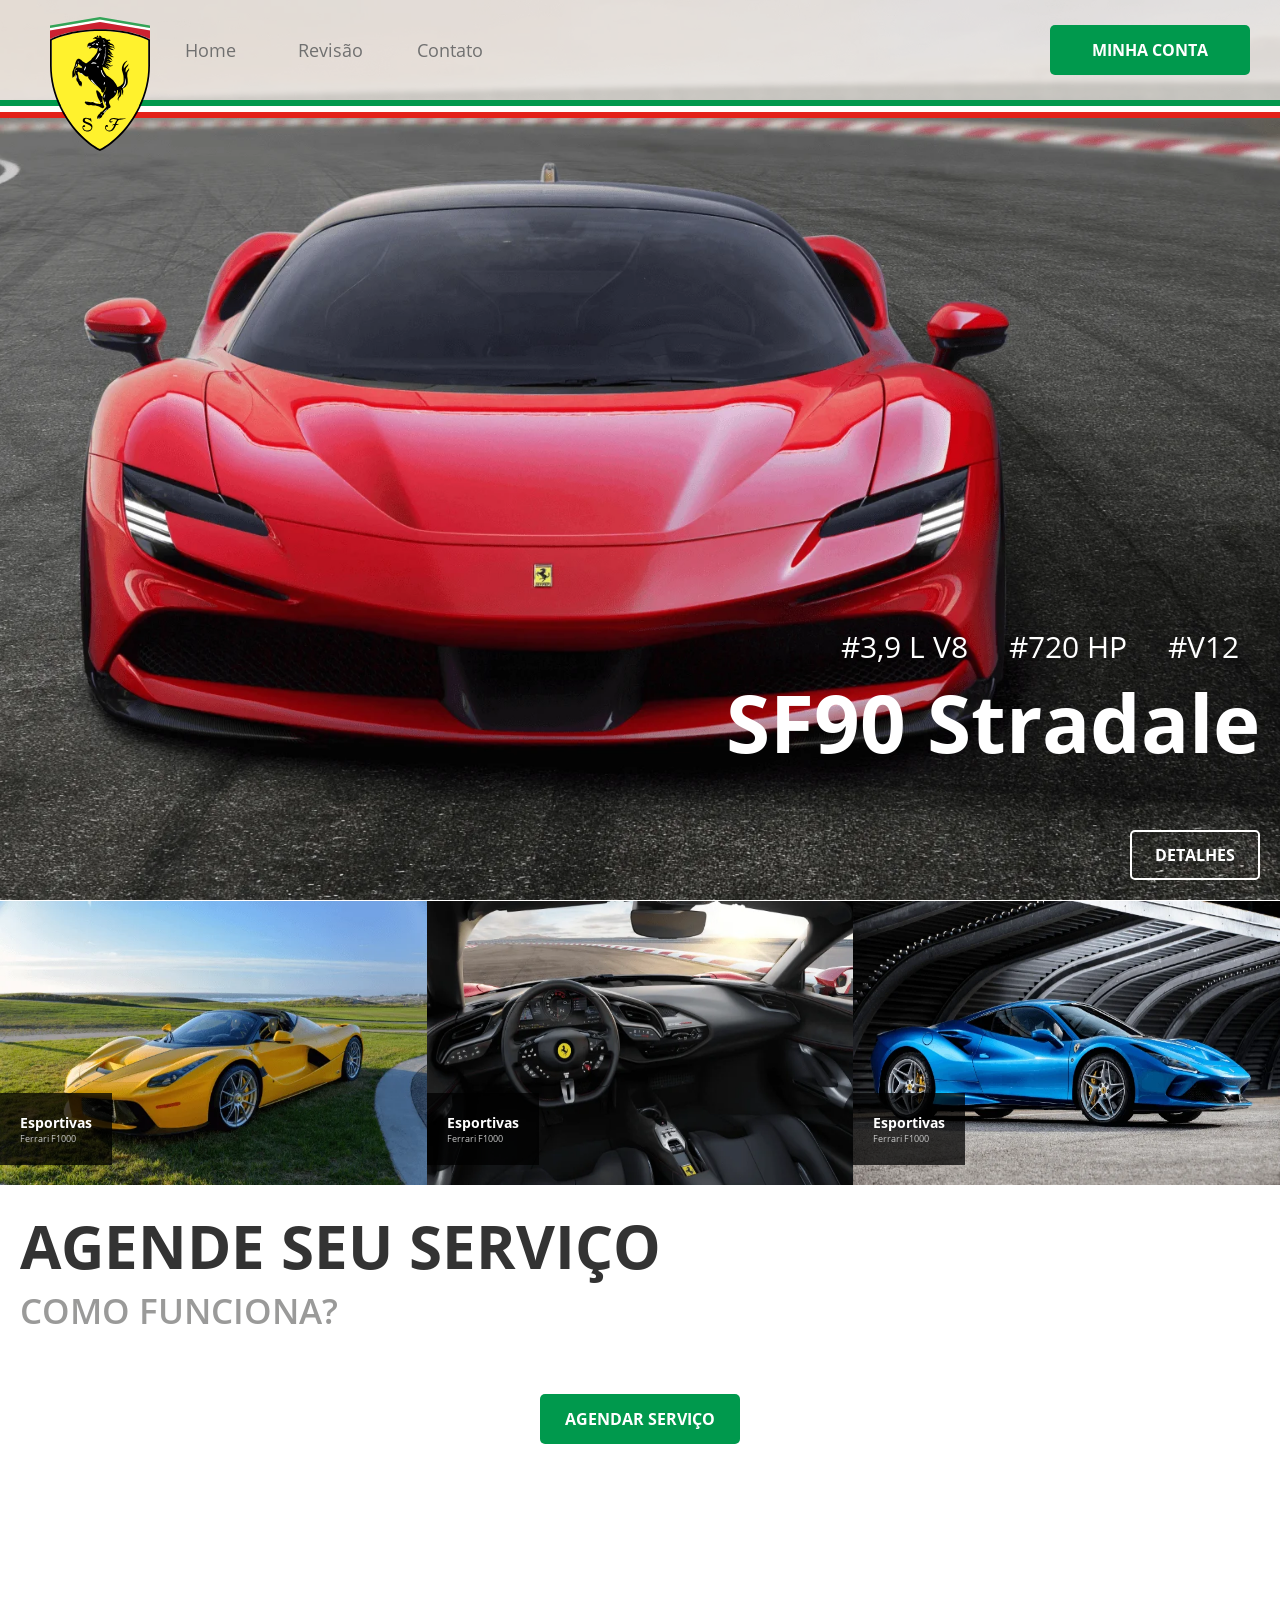
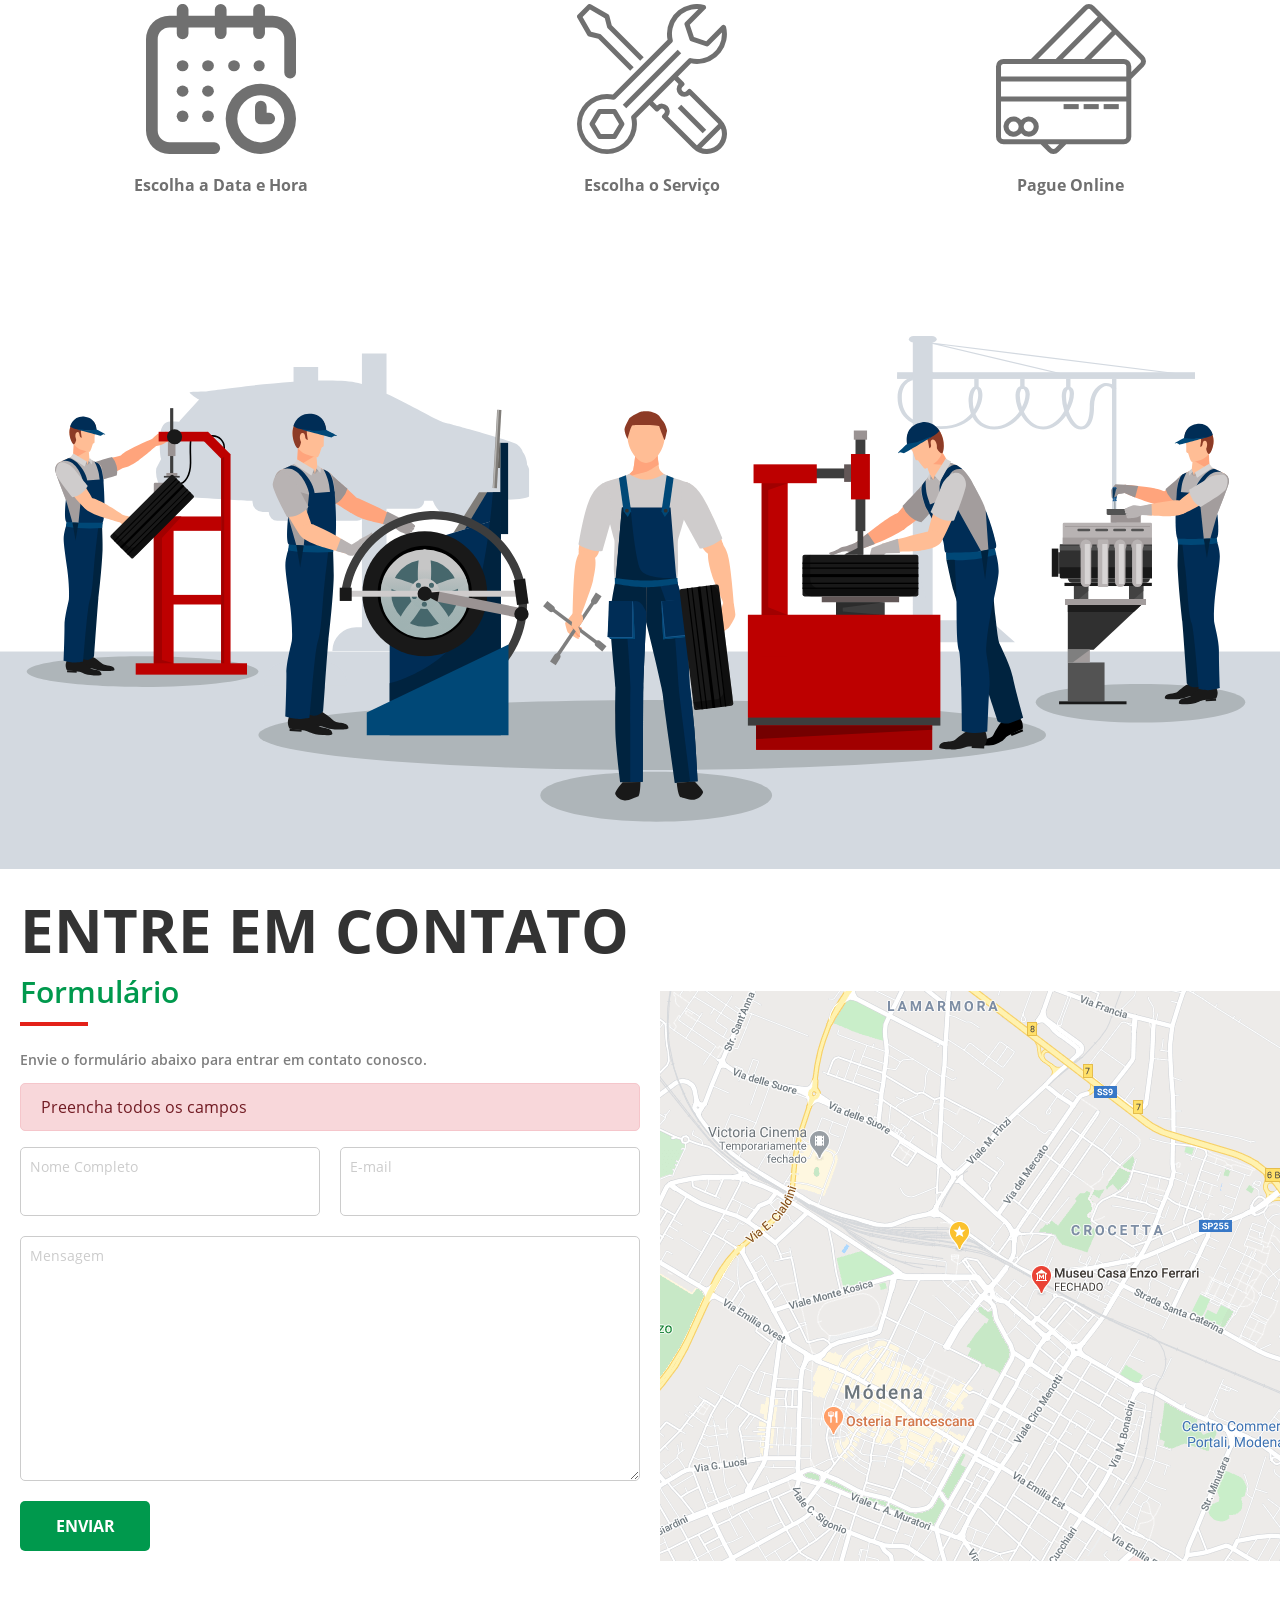
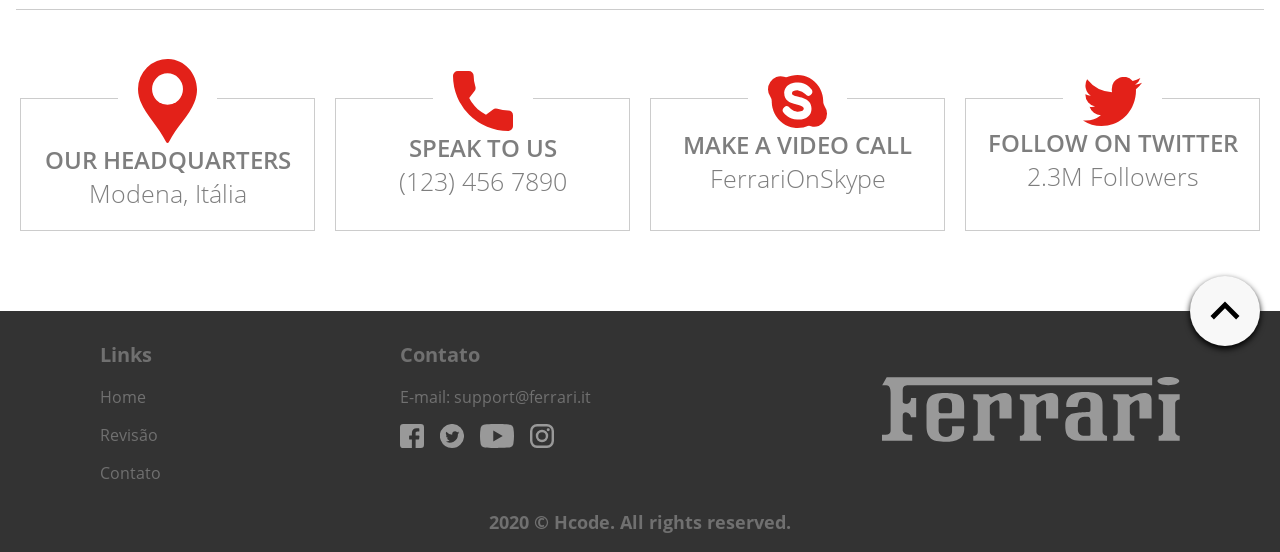
<file: index.html>
<!DOCTYPE html>
<html lang="pt-br">
<head>
    <meta charset="UTF-8"/>
    <meta name="viewport" content="width=device-width, initial-scale=1.0"/>
    <title>Ferrari - Hcode Lab</title>
    <link rel="apple-touch-icon" sizes="57x57" href="assets/images/apple-icon-57x57.png"/>
    <link rel="apple-touch-icon" sizes="60x60" href="assets/images/apple-icon-60x60.png"/>
    <link rel="apple-touch-icon" sizes="72x72" href="assets/images/apple-icon-72x72.png"/>
    <link rel="apple-touch-icon" sizes="76x76" href="assets/images/apple-icon-76x76.png"/>
    <link rel="apple-touch-icon" sizes="114x114" href="assets/images/apple-icon-114x114.png"/>
    <link rel="apple-touch-icon" sizes="120x120" href="assets/images/apple-icon-120x120.png"/>
    <link rel="apple-touch-icon" sizes="144x144" href="assets/images/apple-icon-144x144.png"/>
    <link rel="apple-touch-icon" sizes="152x152" href="assets/images/apple-icon-152x152.png"/>
    <link rel="apple-touch-icon" sizes="180x180" href="assets/images/apple-icon-180x180.png"/>
    <link rel="icon" type="image/png" sizes="192x192"  href="assets/images/android-icon-192x192.png"/>
    <link rel="icon" type="image/png" sizes="32x32" href="assets/images/favicon-32x32.png"/>
    <link rel="icon" type="image/png" sizes="96x96" href="assets/images/favicon-96x96.png"/>
    <link rel="icon" type="image/png" sizes="16x16" href="assets/images/favicon-16x16.png"/>
    <link rel="manifest" href="manifest.json"/>
    <meta name="msapplication-TileColor" content="#E1DEDD"/>
    <meta name="msapplication-TileImage" content="assets/images/ms-icon-144x144.png"/>
    <meta name="theme-color" content="#E1DEDD"/>
    <meta name="description" content="Conheça a Ferrari Auto Center" />
    <link rel="preload" href="assets/css/main.css" as="style" />
    <link rel="stylesheet" href="assets/css/main.css" />
</head>
<body>
    
    <header id="header">

        <div class="overlay" data-close ="menu"></div>
        <a href="index.html#home"><img src="assets/images/ferrari-logo.svg" class="logo" alt="Logo Ferrari" /></a>
        <button type="button" id="btn-open" aria-label="Abrir Menu">
            <svg id="menu-black-18dp" xmlns="http://www.w3.org/2000/svg" width="32" height="32" viewBox="0 0 32 32">
                <path id="Caminho_215" data-name="Caminho 215" d="M0,0H32V32H0Z" fill="none"/>
                <path id="Caminho_216" data-name="Caminho 216" d="M3,18H29V16H3Zm0-5H29V11H3ZM3,6V8H29V6Z" transform="translate(0 4)"/>
            </svg>
        </button>
        <div class="menu">
            <nav>
                <button type="button" id="btn-close" data-close ="menu" aria-label="Fechar Menu">
                    <svg xmlns="http://www.w3.org/2000/svg" width="24" height="24" viewBox="0 0 24 24"><path d="M0,0H24V24H0Z" fill="none"/><path d="M19,6.41,17.59,5,12,10.59,6.41,5,5,6.41,10.59,12,5,17.59,6.41,19,12,13.41,17.59,19,19,17.59,13.41,12Z"/></svg>
                </button>
                <ul>
                    <li><a href="index.html#home">Home</a></li>
                    <li><a href="index.html#service">Revisão</a></li>
                    <li><a href="index.html#contact">Contato</a></li>
                    <li class="divider"><hr /></li>
                    <li class="hide-guest"><a href="schedules.html">Agendamentos</a></li>
                    <li class="hide-guest"><a href="profile.html">Editar Dados</a></li>
                    <li class="hide-guest"><a href="change-photo.html">Mudar Foto</a></li>
                    <li class="hide-guest"><a href="change-password.html">Alterar Senha</a></li>
                </ul>
            </nav>
            <div class="footer">
                <hr />
                <div>
                    <picture>
                        <a href="profile.html"><img src="assets/images/user.png" alt="João Rangel" /></a>
                    </picture>
                    <div>
                        <a href="profile.html">
                            <strong>João Rangel</strong>
                            <small>joaohcrangel@gmail.com</small>
                        </a>
                    </div>
                    <button type="button">
                        <svg xmlns="http://www.w3.org/2000/svg" width="24" height="24" viewBox="0 0 24 24"><path d="M0,0H24V24H0Z" fill="none"/><path d="M10.09,15.59,11.5,17l5-5-5-5L10.09,8.41,12.67,11H3v2h9.67ZM19,3H5A2,2,0,0,0,3,5V9H5V5H19V19H5V15H3v4a2,2,0,0,0,2,2H19a2.006,2.006,0,0,0,2-2V5A2.006,2.006,0,0,0,19,3Z" fill="#333"/></svg>
                    </button>
                </div>
                <a href="auth.html" class="btn-register">Minha Conta</a>
            </div>
        </div>
        <hr class="italy" />
    </header>

    <main id="home">

        <header>
            
            <ul>
                <li>#3,9 L V8</li>
                <li>#720 HP</li>
                <li>#V12</li>
            </ul>
            <h1>SF90 Stradale</h1>
            <a href="#home">Detalhes</a>

        </header>

        <section class="gallery">

            <figure>
                <picture>
                    <source srcset="assets/images/ferrari-amarela.webp" type="image/webp" />
                    <img src="assets/images/ferrari-amarela.png" alt="Ferrari Amarela"  />
                </picture>
                <figcaption>
                    <h2>Esportivas</h2>
                    <p>Ferrari F1000</p>
                </figcaption>
            </figure>

            <figure>
                <picture>
                    <source srcset="assets/images/ferrari-interior.webp" type="image/webp" />
                    <img src="assets/images/ferrari-interior.png" alt="Ferrari Interior"  />
                </picture>
                <figcaption>
                    <h2>Esportivas</h2>
                    <p>Ferrari F1000</p>
                </figcaption>
            </figure>

            <figure>
                <picture>
                    <source srcset="assets/images/ferrari-azul.webp" type="image/webp" />
                    <img src="assets/images/ferrari-azul.png" alt="Ferrari Azul"  />
                </picture>
                <figcaption>
                    <h2>Esportivas</h2>
                    <p>Ferrari F1000</p>
                </figcaption>
            </figure>

        </section>

        <section id="service">

            <h2>Agende seu Serviço<small>Como Funciona?</small></h2>

            <div>

                <div class="icons">

                    <figure>
                        <img src="assets/images/calendar.svg" alt="Escolha a Data e Hora" />
                        <figcaption>Escolha a Data e Hora</figcaption>
                    </figure>

                    <figure>
                        <img src="assets/images/tools.svg" alt="Escolha o Serviço" />
                        <figcaption>Escolha o Serviço</figcaption>
                    </figure>

                    <figure>
                        <img src="assets/images/payments.svg" alt="Pague Online" />
                        <figcaption>Pague Online</figcaption>
                    </figure>

                </div>

                <a href="schedules-new.html">Agendar Serviço</a>

            </div>

            <img src="assets/images/services.svg" alt="Serviços" />

        </section>

        <section id="contact">
            <h2>Entre em Contato</h2>

            <section>

                <form>

                    <header class="page-title">
                        <h2>Formulário</h2>
                        <hr />
                    </header>

                    <p>Envie o formulário abaixo para entrar em contato conosco.</p>

                    <div class="alert danger">
                        Preencha todos os campos
                    </div>

                    <div class="fields">

                        <div class="field">
                            <input type="text" name="name" id="name"/>
                            <label for="name">Nome Completo</label>
                        </div>

                        <div class="field">
                            <input type="email" name="email" id="email"/>
                            <label for="email">E-mail</label>
                        </div>

                    </div>

                    <div class="field">
                        <textarea name="message" id="message"></textarea>
                        <label for="message">Mensagem</label>
                    </div>

                    <div class="actions">
                        <button type="submit">Enviar</button>
                    </div>

                </form>

                <div id="map"></div>

            </section>

            <hr class="divider" />

            <ul class="contacts">
                <li>
                    <img src="assets/images/icon-google-place.svg" alt="Icon"/>
                    <p class="title">OUR HEADQUARTERS</p>
                    <p>Modena, Itália</p>
                </li>
                <li>
                    <img src="assets/images/icon-phone.svg" alt="Icon"/>
                    <p class="title">SPEAK TO US</p>
                    <p>(123) 456 7890</p>
                </li>
                <li>
                    <img src="assets/images/icon-skype.svg" alt="Icon"/>
                    <p class="title">MAKE A VIDEO CALL</p>
                    <p>FerrariOnSkype</p>
                </li>
                <li>
                    <img src="assets/images/icon-twitter.svg" alt="Icon"/>
                    <p class="title">FOLLOW ON TWITTER</p>
                    <p>2.3M Followers</p>
                </li>
            </ul>

        </section>

    </main>

    <footer id="footer">

        <button type="button" aria-label="Ir para o Topo">
            <svg xmlns="http://www.w3.org/2000/svg" width="64.317" height="64.317" viewBox="0 0 64.317 64.317"><path d="M0,0H64.317V64.317H0Z" fill="none"/><path d="M9.779,27.858l12.3-12.274,12.3,12.274,3.779-3.779L22.079,8,6,24.079Z" transform="translate(10.079 13.439)"/></svg>
        </button>
        <div class="columns">
            <div>
                <ul class="links">
                    <li class="title">Links</li>
                    <li><a href="#">Home</a></li>
                    <li><a href="#">Revisão</a></li>
                    <li><a href="#">Contato</a></li>
                </ul>
                <ul>
                    <li class="title">Contato</li>
                    <li>E-mail:&nbsp;<a href="mailto:support@ferrari.it">support@ferrari.it</a></li>
                    <li class="social">
                        <a href="#"><img src="assets/images/facebook.svg" alt="Facebook" /></a>
                        <a href="#"><img src="assets/images/twitter.svg" alt="Twitter" /></a>
                        <a href="#"><img src="assets/images/youtube.svg" alt="Youtube" /></a>
                        <a href="#"><img src="assets/images/instagram.svg" alt="Instagram" /></a>
                    </li>
                </ul>
            </div>
            <a href="#" class="logo">
                <svg xmlns="http://www.w3.org/2000/svg" width="297.709" height="64.725" viewBox="0 0 297.709 64.725"><defs><style>.a{opacity:0.5;}.b{fill:#fff;fill-rule:evenodd;}</style></defs><g class="a" transform="translate(-2.792 -76.071)"><path class="b" d="M2.792,139.8V133.59H6.244c1.725,0,5.178-.345,5.178-4.487V91.825c0-2.244-.173-7.594-4.487-7.594H2.965l4.487-7.939h265.5v7.939H28.681c-2.244,0-5.178.517-5.178,5v11.736c.519,1.38,2.589,1.9,3.625,1.9S31.787,102.7,31.787,97h5.178v19.158H31.787c0-1.727-1.906-4.618-4.486-4.833-2.072-.172-3.8.517-3.8,3.28v14.5c0,1.555,1.9,4.487,6.386,4.487H33V139.8H2.792Z" transform="translate(0 0.131)"/><path class="b" d="M139.469,93.335c0,1.381,1.725,2.761,2.759,3.106,1.209-.862,7.6-4.486,12.6-4.486s7.592,2.587,7.592,6.558V117.5H150.339V102.829c0-1.9-.516-3.28-2.244-3.452s-6.212,3.452-7.419,5.178v26.232c0,2.417,2.416,4.142,4.487,4.142v5.006H124.109v-5.178c2.07,0,4.314-.691,4.487-3.8v-29.17c0-.862-1.381-3.28-4.487-3.28V93.335Zm144.487,0H262.9v5.178c3.1,0,4.484,2.416,4.484,3.28v29.167c-.17,3.106-2.416,3.8-4.484,3.8v5.178h21.053v-5.006c-2.07,0-4.487-1.725-4.487-4.142v-28.65c0-2.07,2.244-3.623,4.487-3.623Zm-191.085,0c0,1.381,1.725,2.761,2.761,3.106,1.208-.862,7.594-4.486,12.6-4.486s7.594,2.587,7.594,6.558V117.5H103.744V102.829c0-1.9-.519-3.28-2.244-3.452s-6.214,3.452-7.422,5.178v26.232c0,2.417,2.417,4.142,4.487,4.142v5.006H77.512v-5.178c2.07,0,4.314-.691,4.487-3.8v-29.17c0-.862-1.381-3.28-4.487-3.28V93.335Zm140,0c0,1.381,1.728,2.761,2.762,3.106,1.209-.862,7.592-4.486,12.6-4.486s7.592,2.587,7.592,6.558V117.5H243.743V102.829c0-1.9-.519-3.28-2.244-3.452s-6.212,3.452-7.422,5.178v26.232c0,2.417,2.416,4.142,4.487,4.142v5.006H217.509v-5.178c2.073,0,4.317-.691,4.487-3.8v-29.17c0-.862-1.38-3.28-4.487-3.28V93.335ZM68.4,125.436H56.317V130.1c0,1.9-.345,5.869-6.041,5.869s-7.42-3.8-7.42-6.559v-9.837a2.06,2.06,0,0,1,1.9-2.072H68.4V104.9c0-5.7-1.208-7.422-3.625-9.837S53.9,91.955,50.1,91.955c-9.664,0-12.772,1.38-15.533,3.623s-3.8,6.9-3.8,10.355v19.5c0,5.176,1.036,8.8,4.314,12.081s13.289,3.28,15.361,3.28,8.973.172,13.979-3.451S68.4,125.436,68.4,125.436Zm-25.542-21.4c0-2.761.862-6.9,6.9-6.9s6.558,4.487,6.558,6.9v6.212a2.1,2.1,0,0,1-2.07,2.07h-9.32a2.072,2.072,0,0,1-2.07-1.9v-6.386Zm163.955,26.75V104.9c0-3.97-.173-8.111-4.317-11.045s-10.872-2.761-13.461-2.761-11.217,0-15.189,4.487-3.28,8.8-3.28,10.526h11.306s.773-5.867,2.328-7.42,5.7-3.28,8.889-.519a4.772,4.772,0,0,1,1.637,3.8v7.42a1.835,1.835,0,0,1-1.552,1.727s-15.708.345-18.467,2.417-5.178,3.451-5.178,11.045,1.9,10.526,4.144,12.081,3.28,3.28,13.461,3.28H211.3v-5.006c-2.069,0-4.484-1.725-4.484-4.142Zm-12.083,2.934a1.391,1.391,0,0,1-1.206,1.034h-5.955c-4.23,0-5.436-3.623-5.436-5.869v-6.645c0-6.47,6.73-6.3,9.4-6.3s3.192,2.242,3.192,3.709V133.72Zm77.908-49.445c6.042,0,10.937-1.836,10.937-4.1s-4.895-4.1-10.937-4.1-10.94,1.836-10.94,4.1S266.6,84.276,272.637,84.276Z" transform="translate(16.545 0)"/></g></svg>
            </a>
        </div>
        <p>2020 © Hcode. All rights reserved.</p>

    </footer>

    <script src="assets/scripts/main.js"></script>
</body>
</html>
</file>
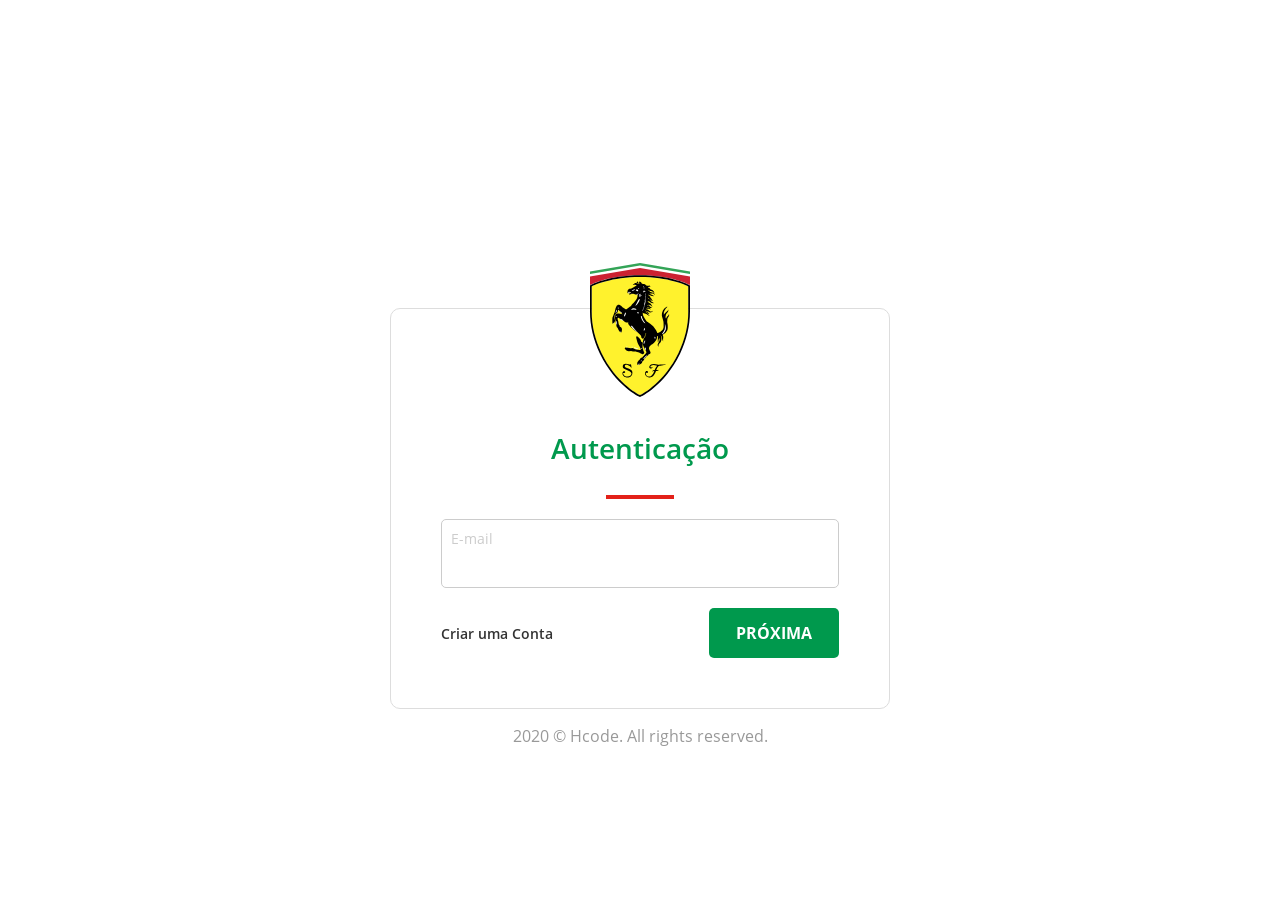
<file: auth.html>
<!DOCTYPE html>
<html lang="pt-br">
<head>
    <meta charset="UTF-8"/>
    <meta name="viewport" content="width=device-width, initial-scale=1.0"/>
    <title>Ferrari - Hcode Lab</title>
    <link rel="apple-touch-icon" sizes="57x57" href="assets/images/apple-icon-57x57.png"/>
    <link rel="apple-touch-icon" sizes="60x60" href="assets/images/apple-icon-60x60.png"/>
    <link rel="apple-touch-icon" sizes="72x72" href="assets/images/apple-icon-72x72.png"/>
    <link rel="apple-touch-icon" sizes="76x76" href="assets/images/apple-icon-76x76.png"/>
    <link rel="apple-touch-icon" sizes="114x114" href="assets/images/apple-icon-114x114.png"/>
    <link rel="apple-touch-icon" sizes="120x120" href="assets/images/apple-icon-120x120.png"/>
    <link rel="apple-touch-icon" sizes="144x144" href="assets/images/apple-icon-144x144.png"/>
    <link rel="apple-touch-icon" sizes="152x152" href="assets/images/apple-icon-152x152.png"/>
    <link rel="apple-touch-icon" sizes="180x180" href="assets/images/apple-icon-180x180.png"/>
    <link rel="icon" type="image/png" sizes="192x192"  href="assets/images/android-icon-192x192.png"/>
    <link rel="icon" type="image/png" sizes="32x32" href="assets/images/favicon-32x32.png"/>
    <link rel="icon" type="image/png" sizes="96x96" href="assets/images/favicon-96x96.png"/>
    <link rel="icon" type="image/png" sizes="16x16" href="assets/images/favicon-16x16.png"/>
    <link rel="manifest" href="manifest.json"/>
    <meta name="msapplication-TileColor" content="#E1DEDD"/>
    <meta name="msapplication-TileImage" content="assets/images/ms-icon-144x144.png"/>
    <meta name="theme-color" content="#E1DEDD"/>
    <meta name="description" content="Conheça a Ferrari Auto Center" />
    <link rel="stylesheet" href="assets/css/main.css" type="text/css" />
</head>
<body>
    
    <main id="auth">

        <section>

            <a href="index.html"><img src="assets/images/ferrari-logo.svg" alt="Logo Ferrari" /></a>

            <form id="auth-email">

                <h1>Autenticação</h1>

                <hr />

                <div class="field">
                    <input type="email" name="email" id="email" />
                    <label for="email">E-mail</label>
                </div>

                <div class="actions">

                    <a href="auth.html#register" class="link">Criar uma Conta</a>
                    <button type="submit">Próxima</button>

                </div>

            </form>

            <form id="login" class="hide">

                <h1>Fazer login</h1>

                <hr />

                <div class="field">
                    <input type="email" name="email" id="email-login" readonly value="joao@hcode.com.br" />
                    <label for="email-login">E-mail</label>
                </div>

                <div class="field">
                    <input type="password" name="password" id="password" />
                    <label for="password">Digite sua Senha</label>
                </div>

                <div class="actions">

                    <div>
                        <a href="auth.html#forget" class="link">Esqueceu sua senha?</a>
                        <a href="auth.html" class="link">Este não é o seu e-mail?</a>
                    </div>
                    <button type="submit">Login</button>

                </div>

            </form>
            
            <form id="register" class="hide">

                <h1>Criar conta</h1>

                <hr />

                <div class="field">
                    <input type="email" name="email" id="email-login" readonly value="joao@hcode.com.br" />
                    <label for="email-login">E-mail</label>
                </div>

                <div class="field">
                    <input type="text" name="name" id="name" />
                    <label for="name">Nome Completo</label>
                </div>

                <div class="field">
                    <input type="date" name="birth_at" id="birth_at" />
                    <label for="birth_at">Data de Nascimento</label>
                </div>

                <div class="field">
                    <input type="password" name="password" id="password-new" />
                    <label for="password-new">Crie uma Senha</label>
                </div>

                <div class="field">
                    <input type="password" name="password_confirm" id="password-confirm" />
                    <label for="password-confirm">Confirme a Senha</label>
                </div>

                <div class="actions">

                    <a href="auth.html#login" class="link">Já tem uma conta?</a>
                    <button type="submit">Cadastrar</button>

                </div>

            </form>
            
            <form id="forget" class="hide">

                <h1>Esqueci a senha</h1>

                <hr />

                <div class="loading-wrap">
                    <div class="loading">
                        <div></div>
                        <div></div>
                        <div></div>
                        <div></div>
                    </div>
                    <p>Por favor, aguarde...</p>
                </div>

                <div class="message">

                    <img src="assets/images/check-circle.svg" alt="Ok" />
                    <span>Verifique as instruções no seu e-mail.</span>

                </div>

            </form>

            <form id="reset" class="hide">

                <h1>Redefinir senha</h1>

                <hr />

                <div class="field">
                    <input type="password" name="password" id="password-reset" />
                    <label for="password-reset">Crie uma Nova Senha</label>
                </div>

                <div class="actions">

                    <button type="submit">Redefinir</button>

                </div>

            </form>

            <p>2020 © Hcode. All rights reserved.</p>

        </section>

    </main>
<script src="assets/scripts/main.js"></script>
<script src="assets/scripts/auth.js"></script>
</body>
</html>
</file>
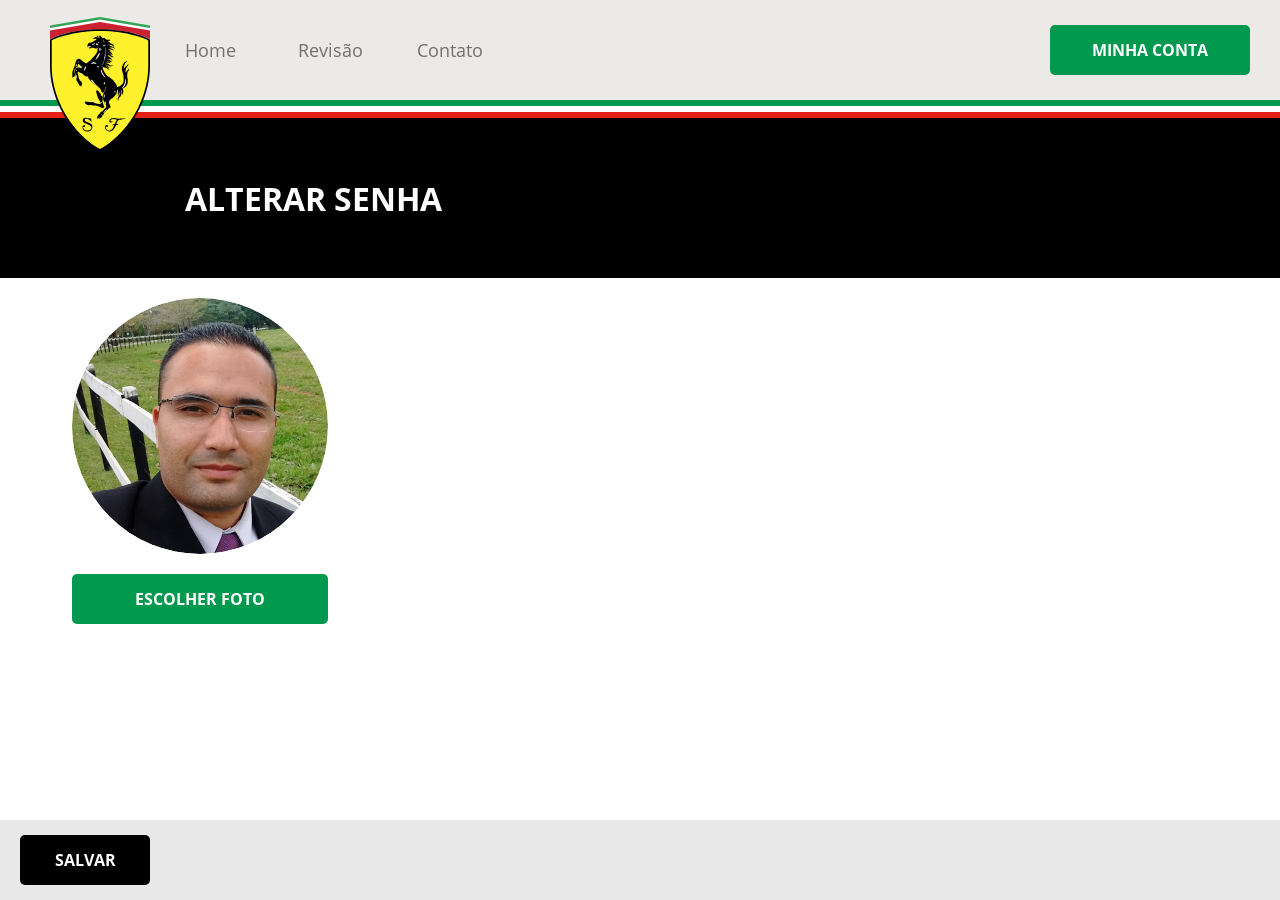
<file: change-password.html>
<!DOCTYPE html>
<html lang="pt-br">
<head>
    <meta charset="UTF-8"/>
    <meta name="viewport" content="width=device-width, initial-scale=1.0"/>
    <title>Ferrari - Hcode Lab</title>
    <link rel="apple-touch-icon" sizes="57x57" href="assets/images/apple-icon-57x57.png"/>
    <link rel="apple-touch-icon" sizes="60x60" href="assets/images/apple-icon-60x60.png"/>
    <link rel="apple-touch-icon" sizes="72x72" href="assets/images/apple-icon-72x72.png"/>
    <link rel="apple-touch-icon" sizes="76x76" href="assets/images/apple-icon-76x76.png"/>
    <link rel="apple-touch-icon" sizes="114x114" href="assets/images/apple-icon-114x114.png"/>
    <link rel="apple-touch-icon" sizes="120x120" href="assets/images/apple-icon-120x120.png"/>
    <link rel="apple-touch-icon" sizes="144x144" href="assets/images/apple-icon-144x144.png"/>
    <link rel="apple-touch-icon" sizes="152x152" href="assets/images/apple-icon-152x152.png"/>
    <link rel="apple-touch-icon" sizes="180x180" href="assets/images/apple-icon-180x180.png"/>
    <link rel="icon" type="image/png" sizes="192x192"  href="assets/images/android-icon-192x192.png"/>
    <link rel="icon" type="image/png" sizes="32x32" href="assets/images/favicon-32x32.png"/>
    <link rel="icon" type="image/png" sizes="96x96" href="assets/images/favicon-96x96.png"/>
    <link rel="icon" type="image/png" sizes="16x16" href="assets/images/favicon-16x16.png"/>
    <link rel="manifest" href="manifest.json"/>
    <meta name="msapplication-TileColor" content="#E1DEDD"/>
    <meta name="msapplication-TileImage" content="assets/images/ms-icon-144x144.png"/>
    <meta name="theme-color" content="#E1DEDD"/>
    <meta name="description" content="Conheça a ferrari Auto Center">
    <link rel="stylesheet" href="assets/css/main.css" type="text/css"/>
</head>
<body>
    <header id="header">
        <div class="overlay"></div>
        <a href="index.html#home"><img src="assets/images/ferrari-logo.svg" class="logo" alt="Logo Ferrari"></a>
        <button type="button" id="btn-open">
            <svg id="menu-black-18dp" xmlns="http://www.w3.org/2000/svg" width="32" height="32" viewBox="0 0 32 32">
                <path id="Caminho_215" data-name="Caminho 215" d="M0,0H32V32H0Z" fill="none"/>
                <path id="Caminho_216" data-name="Caminho 216" d="M3,18H29V16H3Zm0-5H29V11H3ZM3,6V8H29V6Z" transform="translate(0 4)"/>
              </svg>
        </button>
        <div class="menu">
            <nav>
                <button type="button" id="btn-close">
                    <svg id="close-24px" xmlns="http://www.w3.org/2000/svg" width="24" height="24" viewBox="0 0 24 24">
                        <path id="Caminho_244" data-name="Caminho 244" d="M0,0H24V24H0Z" fill="none"/>
                        <path id="Caminho_245" data-name="Caminho 245" d="M19,6.41,17.59,5,12,10.59,6.41,5,5,6.41,10.59,12,5,17.59,6.41,19,12,13.41,17.59,19,19,17.59,13.41,12Z"/>
                      </svg>
                      
                </button>
                <ul>
                    <li><a href="index.html#home">Home</a></li>
                    <li><a href="index.html#service">Revisão</a></li>
                    <li><a href="index.html#contact">Contato</a></li>
                    <li class="divider"><hr/></li>
                    <li class="hide-guest"><a href="schedules.html">Agendamento</a></li>
                    <li class="hide-guest"><a href="profile.html">Editar Dados</a></li>
                    <li class="hide-guest"><a href="change-photo.html">Mudar Foto</a></li>
                    <li class="hide-guest"><a href="change-password.html">Alterar Senha</a></li>
                </ul>
            </nav>
            <div class="footer">
                <hr/>
                <div>
                    <picture>
                        <a href="profile.html"><img src="assets/images/user.png" alt="João Rangel"></a>
                    </picture>
                    <div>
                        <a href="profile.html">
                            <strong>João Rangel</strong>
                            <small>joãohcrangel@gmail.com</small>
                        </a>
                    </div>
                    <button type="button">
                        <svg xmlns="http://www.w3.org/2000/svg" width="24" height="24" viewBox="0 0 24 24"><path d="M0,0H24V24H0Z" fill="none"/><path d="M10.09,15.59,11.5,17l5-5-5-5L10.09,8.41,12.67,11H3v2h9.67ZM19,3H5A2,2,0,0,0,3,5V9H5V5H19V19H5V15H3v4a2,2,0,0,0,2,2H19a2.006,2.006,0,0,0,2-2V5A2.006,2.006,0,0,0,19,3Z" fill="#333"/></svg>
                    </button>
                </div>
                <a href="auth.html" class="btn-register">Minha Conta</a>

        </div>
        </div>
        
        <hr class="italy"/>
    </header>
    <section class="page" id="change-photo">
        <header>
            <h1>Alterar Senha</h1>
        </header>
        <main>                  

            <form class="hidden"> 
                <img src="assets/images/user@4x.png" alt="Foto Atual" id="photo-preview">    
                
                <input type="file" name="photo" id="file">

                <input type="hidden" name="x" />
                <input type="hidden" name="y" />
                <input type="hidden" name="width" />
                <input type="hidden" name="height" />

                <button type="button" class="choose-photo">Escolher Foto</button>

                <div class="toast success ">
                    Foto alterada com sucesso!
                    <button type="button" class="close">
                        <span>&times;</span>
                    </button>
                </div>

                <footer class="fixed">
                    <button type="submit">Salvar</button>
                </footer>
            </form>

           
        </main>
        
    </section>


</body>
</html>
</file>
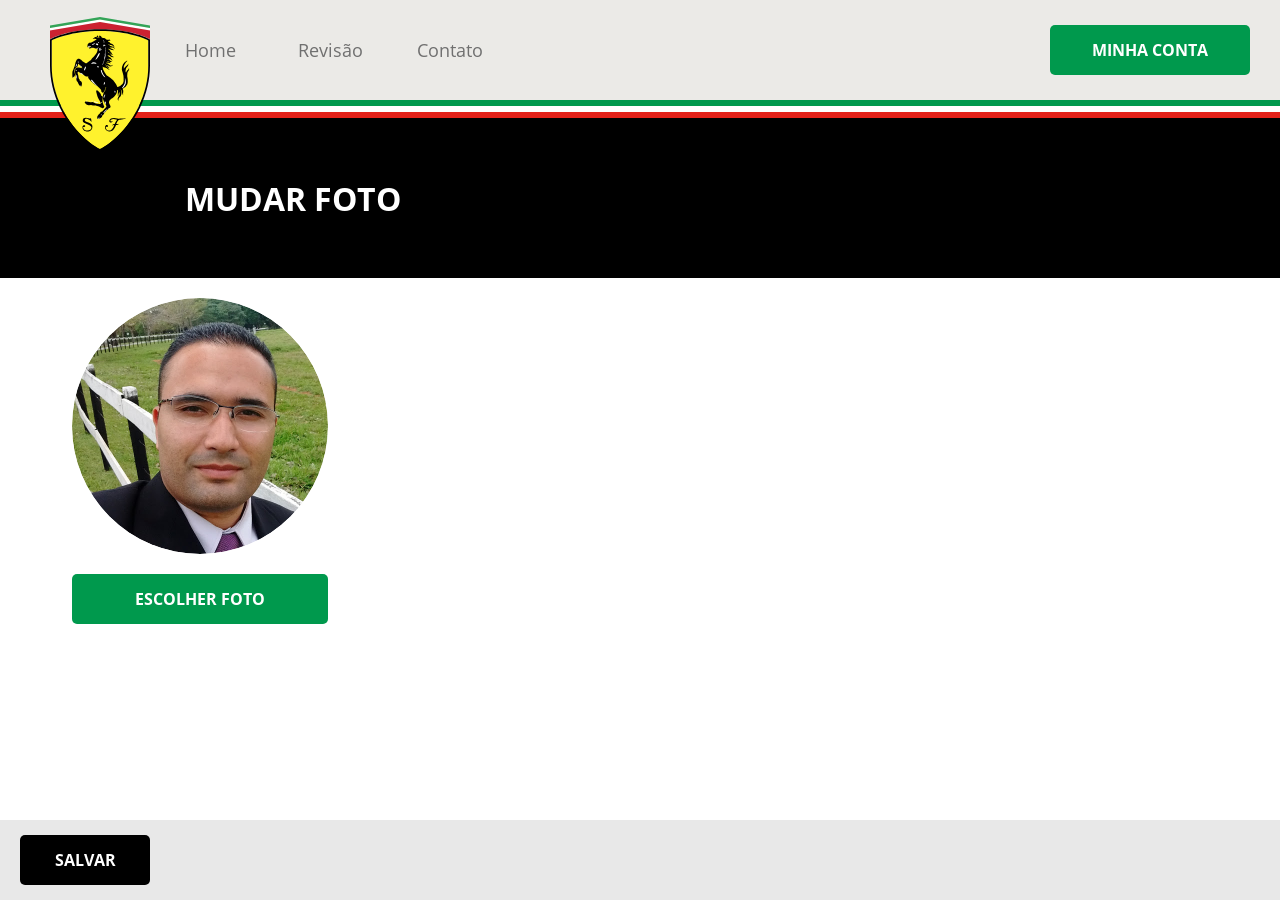
<file: change-photo.html>
<!DOCTYPE html>
<html lang="pt-br">
<head>
    <meta charset="UTF-8"/>
    <meta name="viewport" content="width=device-width, initial-scale=1.0"/>
    <title>Ferrari - Hcode Lab</title>
    <link rel="apple-touch-icon" sizes="57x57" href="assets/images/apple-icon-57x57.png"/>
    <link rel="apple-touch-icon" sizes="60x60" href="assets/images/apple-icon-60x60.png"/>
    <link rel="apple-touch-icon" sizes="72x72" href="assets/images/apple-icon-72x72.png"/>
    <link rel="apple-touch-icon" sizes="76x76" href="assets/images/apple-icon-76x76.png"/>
    <link rel="apple-touch-icon" sizes="114x114" href="assets/images/apple-icon-114x114.png"/>
    <link rel="apple-touch-icon" sizes="120x120" href="assets/images/apple-icon-120x120.png"/>
    <link rel="apple-touch-icon" sizes="144x144" href="assets/images/apple-icon-144x144.png"/>
    <link rel="apple-touch-icon" sizes="152x152" href="assets/images/apple-icon-152x152.png"/>
    <link rel="apple-touch-icon" sizes="180x180" href="assets/images/apple-icon-180x180.png"/>
    <link rel="icon" type="image/png" sizes="192x192"  href="assets/images/android-icon-192x192.png"/>
    <link rel="icon" type="image/png" sizes="32x32" href="assets/images/favicon-32x32.png"/>
    <link rel="icon" type="image/png" sizes="96x96" href="assets/images/favicon-96x96.png"/>
    <link rel="icon" type="image/png" sizes="16x16" href="assets/images/favicon-16x16.png"/>
    <link rel="manifest" href="manifest.json"/>
    <meta name="msapplication-TileColor" content="#E1DEDD"/>
    <meta name="msapplication-TileImage" content="assets/images/ms-icon-144x144.png"/>
    <meta name="theme-color" content="#E1DEDD"/>
    <meta name="description" content="Conheça a ferrari Auto Center">
    <link rel="stylesheet" href="assets/css/main.css" type="text/css"/>
</head>
<body>
    <header id="header">
        <div class="overlay"></div>
        <a href="index.html#home"><img src="assets/images/ferrari-logo.svg" class="logo" alt="Logo Ferrari"></a>
        <button type="button" id="btn-open">
            <svg id="menu-black-18dp" xmlns="http://www.w3.org/2000/svg" width="32" height="32" viewBox="0 0 32 32">
                <path id="Caminho_215" data-name="Caminho 215" d="M0,0H32V32H0Z" fill="none"/>
                <path id="Caminho_216" data-name="Caminho 216" d="M3,18H29V16H3Zm0-5H29V11H3ZM3,6V8H29V6Z" transform="translate(0 4)"/>
              </svg>
        </button>
        <div class="menu">
            <nav>
                <button type="button" id="btn-close">
                    <svg id="close-24px" xmlns="http://www.w3.org/2000/svg" width="24" height="24" viewBox="0 0 24 24">
                        <path id="Caminho_244" data-name="Caminho 244" d="M0,0H24V24H0Z" fill="none"/>
                        <path id="Caminho_245" data-name="Caminho 245" d="M19,6.41,17.59,5,12,10.59,6.41,5,5,6.41,10.59,12,5,17.59,6.41,19,12,13.41,17.59,19,19,17.59,13.41,12Z"/>
                      </svg>
                      
                </button>
                <ul>
                    <li><a href="index.html#home">Home</a></li>
                    <li><a href="index.html#service">Revisão</a></li>
                    <li><a href="index.html#contact">Contato</a></li>
                    <li class="divider"><hr/></li>
                    <li class="hide-guest"><a href="schedules.html">Agendamento</a></li>
                    <li class="hide-guest"><a href="profile.html">Editar Dados</a></li>
                    <li class="hide-guest"><a href="change-photo.html">Mudar Foto</a></li>
                    <li class="hide-guest"><a href="change-password.html">Alterar Senha</a></li>
                </ul>
            </nav>
            <div class="footer">
                <hr/>
                <div>
                    <picture>
                        <a href="profile.html"><img src="assets/images/user.png" alt="João Rangel"></a>
                    </picture>
                    <div>
                        <a href="profile.html">
                            <strong>João Rangel</strong>
                            <small>joãohcrangel@gmail.com</small>
                        </a>
                    </div>
                    <button type="button">
                        <svg xmlns="http://www.w3.org/2000/svg" width="24" height="24" viewBox="0 0 24 24"><path d="M0,0H24V24H0Z" fill="none"/><path d="M10.09,15.59,11.5,17l5-5-5-5L10.09,8.41,12.67,11H3v2h9.67ZM19,3H5A2,2,0,0,0,3,5V9H5V5H19V19H5V15H3v4a2,2,0,0,0,2,2H19a2.006,2.006,0,0,0,2-2V5A2.006,2.006,0,0,0,19,3Z" fill="#333"/></svg>
                    </button>
                </div>
                <a href="auth.html" class="btn-register">Minha Conta</a>

        </div>
        </div>
        
        <hr class="italy"/>
    </header>
    <section class="page" id="change-photo">
        <header>
            <h1>MUDAR FOTO</h1>
        </header>
        <main>                  

            <form class="hidden"> 
                <img src="assets/images/user@4x.png" alt="Foto Atual" id="photo-preview">    
                
                <input type="file" name="photo" id="file">

                <input type="hidden" name="x" />
                <input type="hidden" name="y" />
                <input type="hidden" name="width" />
                <input type="hidden" name="height" />

                <button type="button" class="choose-photo">Escolher Foto</button>

                <div class="toast success ">
                    Foto alterada com sucesso!
                    <button type="button" class="close">
                        <span>&times;</span>
                    </button>
                </div>

                <footer class="fixed">
                    <button type="submit">Salvar</button>
                </footer>
            </form>

           
        </main>
        
    </section>


</body>
</html>
</file>
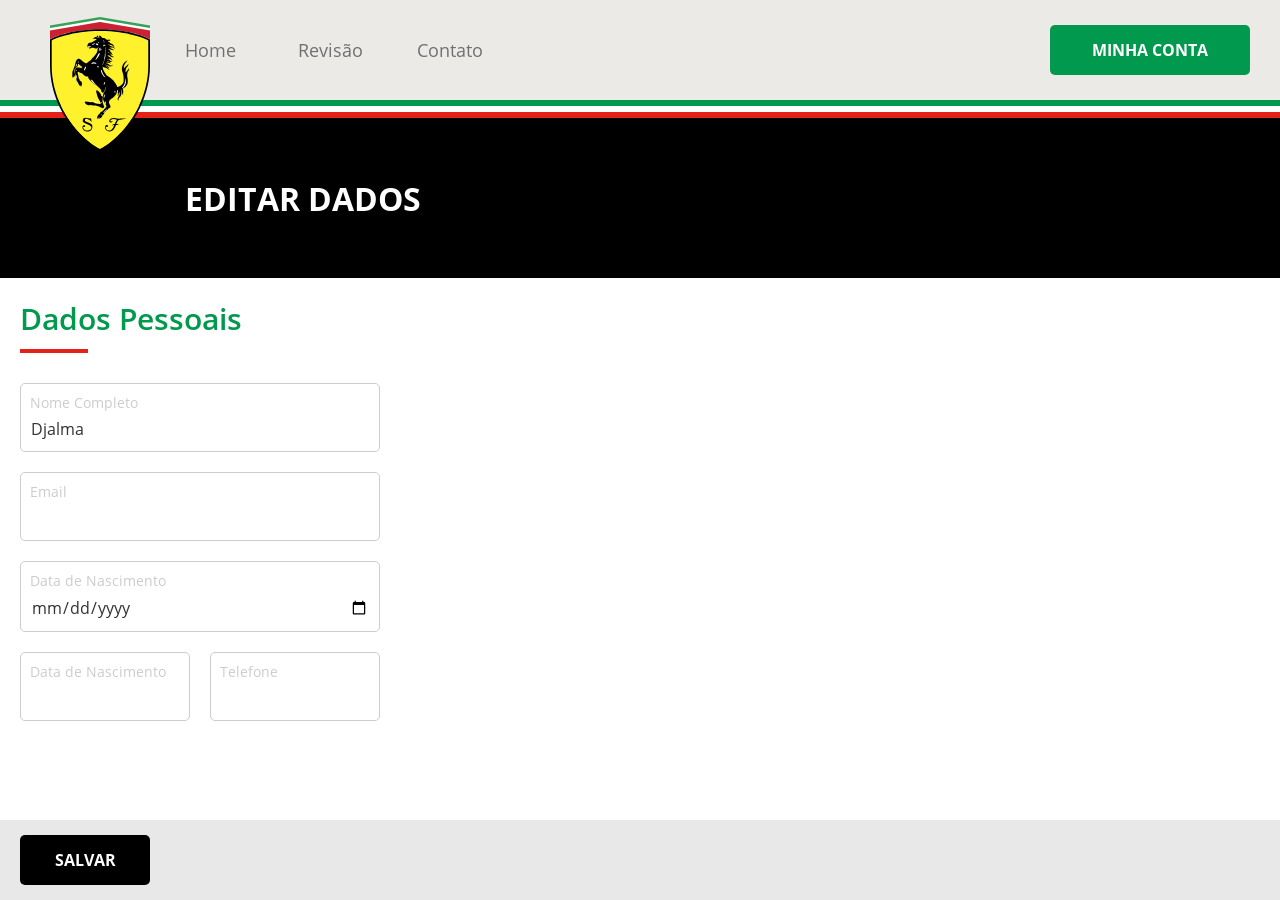
<file: profile.html>
<!DOCTYPE html>
<html lang="pt-br">
<head>
    <meta charset="UTF-8"/>
    <meta name="viewport" content="width=device-width, initial-scale=1.0"/>
    <title>Ferrari - Hcode Lab</title>
    <link rel="apple-touch-icon" sizes="57x57" href="assets/images/apple-icon-57x57.png"/>
    <link rel="apple-touch-icon" sizes="60x60" href="assets/images/apple-icon-60x60.png"/>
    <link rel="apple-touch-icon" sizes="72x72" href="assets/images/apple-icon-72x72.png"/>
    <link rel="apple-touch-icon" sizes="76x76" href="assets/images/apple-icon-76x76.png"/>
    <link rel="apple-touch-icon" sizes="114x114" href="assets/images/apple-icon-114x114.png"/>
    <link rel="apple-touch-icon" sizes="120x120" href="assets/images/apple-icon-120x120.png"/>
    <link rel="apple-touch-icon" sizes="144x144" href="assets/images/apple-icon-144x144.png"/>
    <link rel="apple-touch-icon" sizes="152x152" href="assets/images/apple-icon-152x152.png"/>
    <link rel="apple-touch-icon" sizes="180x180" href="assets/images/apple-icon-180x180.png"/>
    <link rel="icon" type="image/png" sizes="192x192"  href="assets/images/android-icon-192x192.png"/>
    <link rel="icon" type="image/png" sizes="32x32" href="assets/images/favicon-32x32.png"/>
    <link rel="icon" type="image/png" sizes="96x96" href="assets/images/favicon-96x96.png"/>
    <link rel="icon" type="image/png" sizes="16x16" href="assets/images/favicon-16x16.png"/>
    <link rel="manifest" href="manifest.json"/>
    <meta name="msapplication-TileColor" content="#E1DEDD"/>
    <meta name="msapplication-TileImage" content="assets/images/ms-icon-144x144.png"/>
    <meta name="theme-color" content="#E1DEDD"/>
    <meta name="description" content="Conheça a ferrari Auto Center">
    <link rel="stylesheet" href="assets/css/main.css" type="text/css"/>
</head>
<body>
    <header id="header">
        <div class="overlay"></div>
        <a href="index.html#home"><img src="assets/images/ferrari-logo.svg" class="logo" alt="Logo Ferrari"></a>
        <button type="button" id="btn-open">
            <svg id="menu-black-18dp" xmlns="http://www.w3.org/2000/svg" width="32" height="32" viewBox="0 0 32 32">
                <path id="Caminho_215" data-name="Caminho 215" d="M0,0H32V32H0Z" fill="none"/>
                <path id="Caminho_216" data-name="Caminho 216" d="M3,18H29V16H3Zm0-5H29V11H3ZM3,6V8H29V6Z" transform="translate(0 4)"/>
              </svg>
        </button>
        <div class="menu">
            <nav>
                <button type="button" id="btn-close">
                    <svg id="close-24px" xmlns="http://www.w3.org/2000/svg" width="24" height="24" viewBox="0 0 24 24">
                        <path id="Caminho_244" data-name="Caminho 244" d="M0,0H24V24H0Z" fill="none"/>
                        <path id="Caminho_245" data-name="Caminho 245" d="M19,6.41,17.59,5,12,10.59,6.41,5,5,6.41,10.59,12,5,17.59,6.41,19,12,13.41,17.59,19,19,17.59,13.41,12Z"/>
                      </svg>
                      
                </button>
                <ul>
                    <li><a href="index.html#home">Home</a></li>
                    <li><a href="index.html#service">Revisão</a></li>
                    <li><a href="index.html#contact">Contato</a></li>
                    <li class="divider"><hr/></li>
                    <li class="hide-guest"><a href="schedules.html">Agendamento</a></li>
                    <li class="hide-guest"><a href="profile.html">Editar Dados</a></li>
                    <li class="hide-guest"><a href="change-photo.html">Mudar Foto</a></li>
                    <li class="hide-guest"><a href="change-password.html">Alterar Senha</a></li>
                </ul>
            </nav>
            <div class="footer">
                <hr/>
                <div>
                    <picture>
                        <a href="profile.html"><img src="assets/images/user.png" alt="João Rangel"></a>
                    </picture>
                    <div>
                        <a href="profile.html">
                            <strong>João Rangel</strong>
                            <small>joãohcrangel@gmail.com</small>
                        </a>
                    </div>
                    <button type="button">
                        <svg xmlns="http://www.w3.org/2000/svg" width="24" height="24" viewBox="0 0 24 24"><path d="M0,0H24V24H0Z" fill="none"/><path d="M10.09,15.59,11.5,17l5-5-5-5L10.09,8.41,12.67,11H3v2h9.67ZM19,3H5A2,2,0,0,0,3,5V9H5V5H19V19H5V15H3v4a2,2,0,0,0,2,2H19a2.006,2.006,0,0,0,2-2V5A2.006,2.006,0,0,0,19,3Z" fill="#333"/></svg>
                    </button>
                </div>
                <a href="auth.html" class="btn-register">Minha Conta</a>

        </div>
        </div>
        
        <hr class="italy"/>
    </header>
    <section class="page" id="profile">
        <header>
            <h1>Editar Dados</h1>
        </header>
        <main>
            <header class="page-title">
                <h2>Dados Pessoais</h2>
                <hr/>
            </header>
        

            <form action="change-photo.html">

                <div class="field">
                    <input type="text" class="name" id="name" value="Djalma" >
                    <label for="name">Nome Completo</label>
                </div>

                <div class="field">
                    <input type="email" class="email" id="email">
                    <label for="email">Email</label>
                </div>

                <div class="field">
                    <input type="date" class="birth_at" id="birth_at">
                    <label for="birth_at">Data de Nascimento</label>
                </div>                
                <div class="fields">
                    <div class="field">
                        <input type="text" class="document" id="document">
                        <label for="document">Data de Nascimento</label>
                    </div>

                    <div class="field">
                        <input type="tel" class="phone" id="phone">
                        <label for="phone">Telefone</label>
                    </div>
              </div>

                <div class="toast success ">
                    Dados salvos com sucesso!
                    <button type="button" class="close">
                        <span>&times;</span>
                    </button>
                </div>

                <footer class="fixed">
                    <button type="submit">Salvar</button>
                </footer>
            </form>
        </main>
        
    </section>


</body>
</html>
</file>
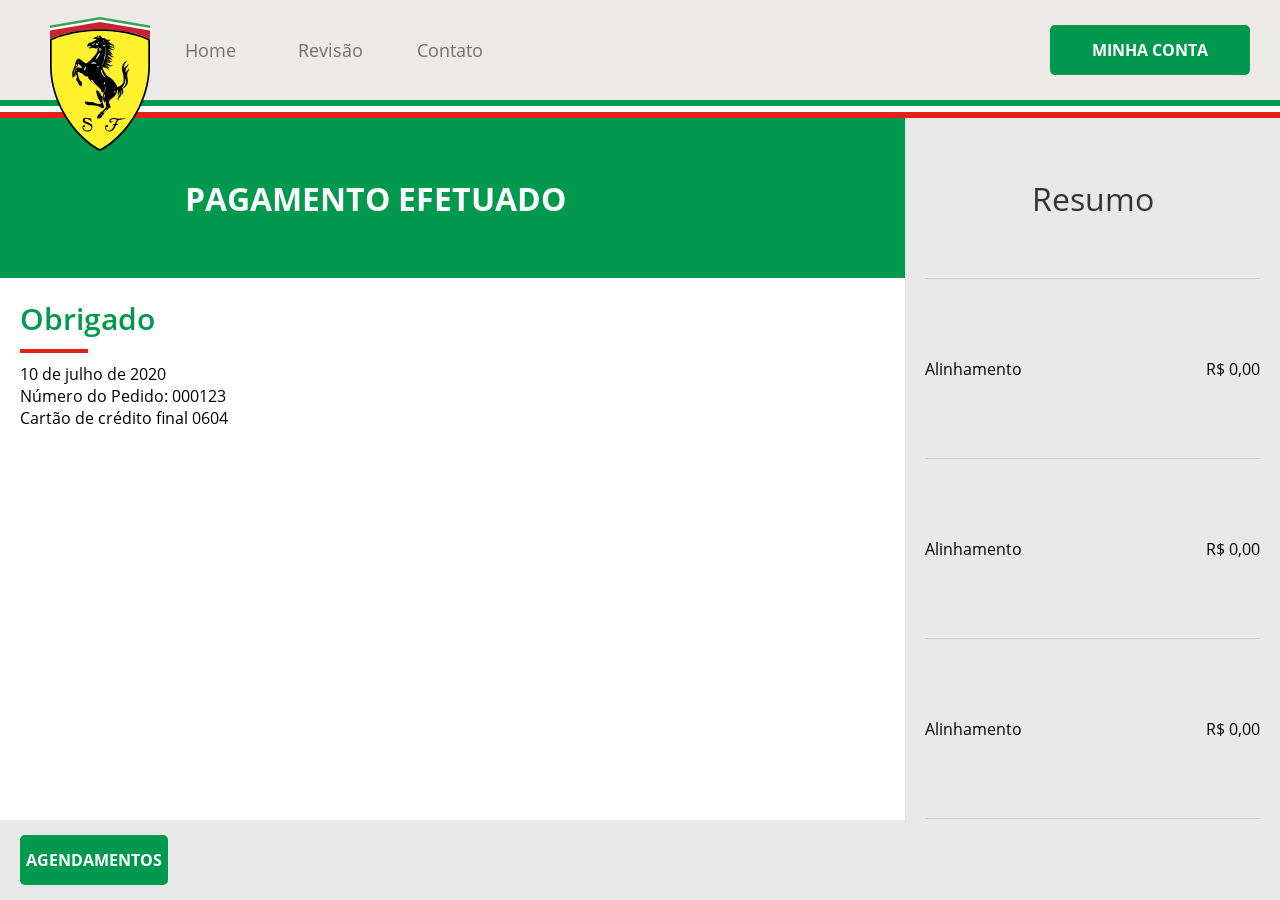
<file: schedules-complete.html>
<!DOCTYPE html>
<html lang="pt-br">
<head>
    <meta charset="UTF-8"/>
    <meta name="viewport" content="width=device-width, initial-scale=1.0"/>
    <title>Ferrari - Hcode Lab</title>
    <link rel="apple-touch-icon" sizes="57x57" href="assets/images/apple-icon-57x57.png"/>
    <link rel="apple-touch-icon" sizes="60x60" href="assets/images/apple-icon-60x60.png"/>
    <link rel="apple-touch-icon" sizes="72x72" href="assets/images/apple-icon-72x72.png"/>
    <link rel="apple-touch-icon" sizes="76x76" href="assets/images/apple-icon-76x76.png"/>
    <link rel="apple-touch-icon" sizes="114x114" href="assets/images/apple-icon-114x114.png"/>
    <link rel="apple-touch-icon" sizes="120x120" href="assets/images/apple-icon-120x120.png"/>
    <link rel="apple-touch-icon" sizes="144x144" href="assets/images/apple-icon-144x144.png"/>
    <link rel="apple-touch-icon" sizes="152x152" href="assets/images/apple-icon-152x152.png"/>
    <link rel="apple-touch-icon" sizes="180x180" href="assets/images/apple-icon-180x180.png"/>
    <link rel="icon" type="image/png" sizes="192x192"  href="assets/images/android-icon-192x192.png"/>
    <link rel="icon" type="image/png" sizes="32x32" href="assets/images/favicon-32x32.png"/>
    <link rel="icon" type="image/png" sizes="96x96" href="assets/images/favicon-96x96.png"/>
    <link rel="icon" type="image/png" sizes="16x16" href="assets/images/favicon-16x16.png"/>
    <link rel="manifest" href="manifest.json"/>
    <meta name="msapplication-TileColor" content="#E1DEDD"/>
    <meta name="msapplication-TileImage" content="assets/images/ms-icon-144x144.png"/>
    <meta name="theme-color" content="#E1DEDD"/>
    <meta name="description" content="Conheça a ferrari Auto Center">
    <link rel="stylesheet" href="assets/css/main.css" type="text/css"/>
</head>
<body>
    <header id="header">
        <div class="overlay"></div>
        <a href="index.html#home"><img src="assets/images/ferrari-logo.svg" class="logo" alt="Logo Ferrari"></a>
        <button type="button" id="btn-open">
            <svg id="menu-black-18dp" xmlns="http://www.w3.org/2000/svg" width="32" height="32" viewBox="0 0 32 32">
                <path id="Caminho_215" data-name="Caminho 215" d="M0,0H32V32H0Z" fill="none"/>
                <path id="Caminho_216" data-name="Caminho 216" d="M3,18H29V16H3Zm0-5H29V11H3ZM3,6V8H29V6Z" transform="translate(0 4)"/>
              </svg>
        </button>
        <div class="menu">
            <nav>
                <button type="button" id="btn-close">
                    <svg id="close-24px" xmlns="http://www.w3.org/2000/svg" width="24" height="24" viewBox="0 0 24 24">
                        <path id="Caminho_244" data-name="Caminho 244" d="M0,0H24V24H0Z" fill="none"/>
                        <path id="Caminho_245" data-name="Caminho 245" d="M19,6.41,17.59,5,12,10.59,6.41,5,5,6.41,10.59,12,5,17.59,6.41,19,12,13.41,17.59,19,19,17.59,13.41,12Z"/>
                      </svg>
                      
                </button>
                <ul>
                    <li><a href="index.html#home">Home</a></li>
                    <li><a href="index.html#service">Revisão</a></li>
                    <li><a href="index.html#contact">Contato</a></li>
                    <li class="divider"><hr/></li>
                    <li class="hide-guest"><a href="schedules.html">Agendamento</a></li>
                    <li class="hide-guest"><a href="profile.html">Editar Dados</a></li>
                    <li class="hide-guest"><a href="change-photo.html">Mudar Foto</a></li>
                    <li class="hide-guest"><a href="change-password.html">Alterar Senha</a></li>
                </ul>
            </nav>
            <div class="footer">
                <hr/>
                <div>
                    <picture>
                        <a href="profile.html"><img src="assets/images/user.png" alt="João Rangel"></a>
                    </picture>
                    <div>
                        <a href="profile.html">
                            <strong>João Rangel</strong>
                            <small>joãohcrangel@gmail.com</small>
                        </a>
                    </div>
                    <button type="button">
                        <svg xmlns="http://www.w3.org/2000/svg" width="24" height="24" viewBox="0 0 24 24"><path d="M0,0H24V24H0Z" fill="none"/><path d="M10.09,15.59,11.5,17l5-5-5-5L10.09,8.41,12.67,11H3v2h9.67ZM19,3H5A2,2,0,0,0,3,5V9H5V5H19V19H5V15H3v4a2,2,0,0,0,2,2H19a2.006,2.006,0,0,0,2-2V5A2.006,2.006,0,0,0,19,3Z" fill="#333"/></svg>
                    </button>
                </div>
                <a href="auth.html" class="btn-register">Minha Conta</a>

        </div>
        </div>
        
        <hr class="italy"/>
    </header>

    <section id="payment-ok" class="page green">

        <header>
            <h1>Pagamento Efetuado</h1>
        </header>
        <main>
            <header  class="page-title">
                <h2>Obrigado</h2>
                <hr/>
                <span>10 de julho de 2020</span>
                <span>Número do Pedido: 000123</span>
                <span>Cartão de crédito final 0604</span>
           </header>

         
        </main>
        <aside>

            <header>Resumo</header>

            <section>

                <table>
                    <body>
                        <tr>
                            <td>Alinhamento</td>
                            <td class="price">R$ 0,00</td>
                        </tr>

                        <tr>
                            <td>Alinhamento</td>
                            <td class="price">R$ 0,00</td>
                        </tr>

                        <tr>
                            <td>Alinhamento</td>
                            <td class="price">R$ 0,00</td>
                        </tr>
                    </body>

                </table>

            </section>
            
            <footer id="totalg">
                <button type="button" id="btn-sumary-toggle"><svg xmlns="http://www.w3.org/2000/svg" width="64.317" height="64.317" viewBox="0 0 64.317 64.317"><path d="M0,0H64.317V64.317H0Z" fill="none"/><path d="M9.779,27.858l12.3-12.274,12.3,12.274,3.779-3.779L22.079,8,6,24.079Z" transform="translate(10.079 13.439)"/></svg></button>

                <div>
                    <span>Total</span>
                    <span class="total"> R$ 0,00 </span>
                </div>

            </footer>
        </aside>

        <form action="schedules-services.html">
            <footer class="fixed">
                <button type="submit" id="btn-ag">Agendamentos</button>
            </footer>
        </form>
    </section>

    

</body>
</html>
</file>
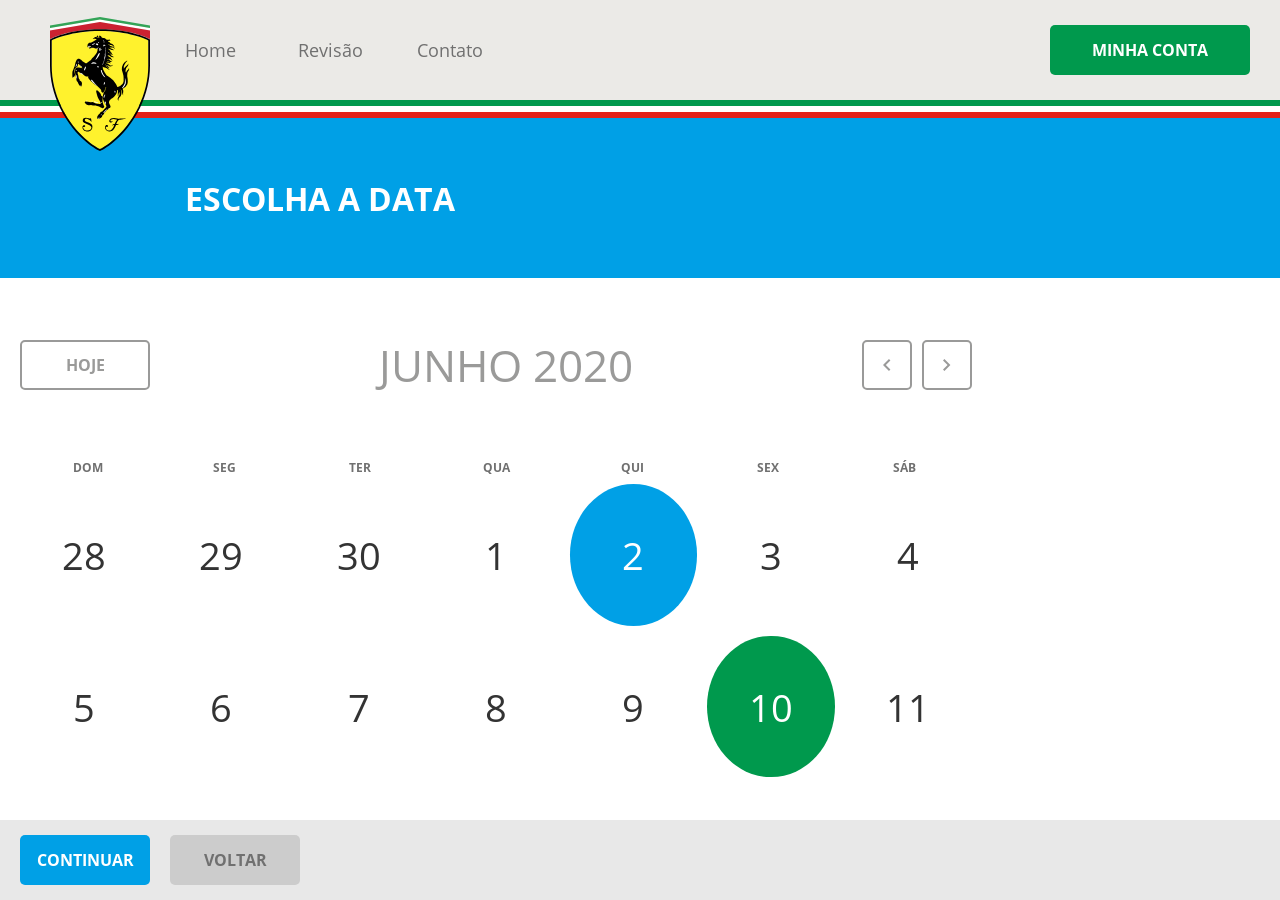
<file: schedules-new.html>
<!DOCTYPE html>
<html lang="pt-br">
<head>
    <meta charset="UTF-8"/>
    <meta name="viewport" content="width=device-width, initial-scale=1.0"/>
    <title>Ferrari - Hcode Lab</title>
    <link rel="apple-touch-icon" sizes="57x57" href="assets/images/apple-icon-57x57.png"/>
    <link rel="apple-touch-icon" sizes="60x60" href="assets/images/apple-icon-60x60.png"/>
    <link rel="apple-touch-icon" sizes="72x72" href="assets/images/apple-icon-72x72.png"/>
    <link rel="apple-touch-icon" sizes="76x76" href="assets/images/apple-icon-76x76.png"/>
    <link rel="apple-touch-icon" sizes="114x114" href="assets/images/apple-icon-114x114.png"/>
    <link rel="apple-touch-icon" sizes="120x120" href="assets/images/apple-icon-120x120.png"/>
    <link rel="apple-touch-icon" sizes="144x144" href="assets/images/apple-icon-144x144.png"/>
    <link rel="apple-touch-icon" sizes="152x152" href="assets/images/apple-icon-152x152.png"/>
    <link rel="apple-touch-icon" sizes="180x180" href="assets/images/apple-icon-180x180.png"/>
    <link rel="icon" type="image/png" sizes="192x192"  href="assets/images/android-icon-192x192.png"/>
    <link rel="icon" type="image/png" sizes="32x32" href="assets/images/favicon-32x32.png"/>
    <link rel="icon" type="image/png" sizes="96x96" href="assets/images/favicon-96x96.png"/>
    <link rel="icon" type="image/png" sizes="16x16" href="assets/images/favicon-16x16.png"/>
    <link rel="manifest" href="manifest.json"/>
    <meta name="msapplication-TileColor" content="#E1DEDD"/>
    <meta name="msapplication-TileImage" content="assets/images/ms-icon-144x144.png"/>
    <meta name="theme-color" content="#E1DEDD"/>
    <meta name="description" content="Conheça a ferrari Auto Center">
    <link rel="stylesheet" href="assets/css/main.css" type="text/css"/>
</head>
<body>
    <header id="header">
        <div class="overlay"></div>
        <a href="index.html#home"><img src="assets/images/ferrari-logo.svg" class="logo" alt="Logo Ferrari"></a>
        <button type="button" id="btn-open">
            <svg id="menu-black-18dp" xmlns="http://www.w3.org/2000/svg" width="32" height="32" viewBox="0 0 32 32">
                <path id="Caminho_215" data-name="Caminho 215" d="M0,0H32V32H0Z" fill="none"/>
                <path id="Caminho_216" data-name="Caminho 216" d="M3,18H29V16H3Zm0-5H29V11H3ZM3,6V8H29V6Z" transform="translate(0 4)"/>
              </svg>
        </button>
        <div class="menu">
            <nav>
                <button type="button" id="btn-close">
                    <svg id="close-24px" xmlns="http://www.w3.org/2000/svg" width="24" height="24" viewBox="0 0 24 24">
                        <path id="Caminho_244" data-name="Caminho 244" d="M0,0H24V24H0Z" fill="none"/>
                        <path id="Caminho_245" data-name="Caminho 245" d="M19,6.41,17.59,5,12,10.59,6.41,5,5,6.41,10.59,12,5,17.59,6.41,19,12,13.41,17.59,19,19,17.59,13.41,12Z"/>
                      </svg>
                      
                </button>
                <ul>
                    <li><a href="index.html#home">Home</a></li>
                    <li><a href="index.html#service">Revisão</a></li>
                    <li><a href="index.html#contact">Contato</a></li>
                    <li class="divider"><hr/></li>
                    <li class="hide-guest"><a href="schedules.html">Agendamento</a></li>
                    <li class="hide-guest"><a href="profile.html">Editar Dados</a></li>
                    <li class="hide-guest"><a href="change-photo.html">Mudar Foto</a></li>
                    <li class="hide-guest"><a href="change-password.html">Alterar Senha</a></li>
                </ul>
            </nav>
            <div class="footer">
                <hr/>
                <div>
                    <picture>
                        <a href="profile.html"><img src="assets/images/user.png" alt="João Rangel"></a>
                    </picture>
                    <div>
                        <a href="profile.html">
                            <strong>João Rangel</strong>
                            <small>joãohcrangel@gmail.com</small>
                        </a>
                    </div>
                    <button type="button">
                        <svg xmlns="http://www.w3.org/2000/svg" width="24" height="24" viewBox="0 0 24 24"><path d="M0,0H24V24H0Z" fill="none"/><path d="M10.09,15.59,11.5,17l5-5-5-5L10.09,8.41,12.67,11H3v2h9.67ZM19,3H5A2,2,0,0,0,3,5V9H5V5H19V19H5V15H3v4a2,2,0,0,0,2,2H19a2.006,2.006,0,0,0,2-2V5A2.006,2.006,0,0,0,19,3Z" fill="#333"/></svg>
                    </button>
                </div>
                <a href="auth.html" class="btn-register">Minha Conta</a>

        </div>
        </div>
        
        <hr class="italy"/>
    </header>
    <section class="page blue" id="schedules-new">
        <header>
            <h1>Escolha a Data</h1>
        </header>
        <main>

            <div class="calendar">

                <div class="month">

                    <button type="button" class="btn-today">Hoje</button>

                    <h2>Junho 2020</h2>

                    <nav>
                        <button type="button" class="btn-prev">
                            <svg xmlns="http://www.w3.org/2000/svg" width="7.41" height="12" viewBox="0 0 7.41 12"><path d="M10,6,8.59,7.41,13.17,12,8.59,16.59,10,18l6-6Z" transform="translate(16 18) rotate(180)" fill="#9a9a99"/></svg>
                        </button>
                        <button type="button" class="btn-next">
                            <svg xmlns="http://www.w3.org/2000/svg" width="7.41" height="12" viewBox="0 0 7.41 12"><path d="M10,6,8.59,7.41,13.17,12,8.59,16.59,10,18l6-6Z" transform="translate(-8.59 -6)" fill="#9a9a99"/></svg>
                        </button>
                    </nav>

                </div>

                <ul class="weekdays">
                    <li>Dom</li>
                    <li>Seg</li>
                    <li>Ter</li>
                    <li>Qua</li>
                    <li>Qui</li>
                    <li>Sex</li>
                    <li>Sáb</li>
                </ul>

                <ul class="days">
                    <li class="month-prev">28</li>
                    <li class="month-prev">29</li>
                    <li class="month-prev">30</li>
                    <li>1</li>
                    <li class="active">2</li>
                    <li>3</li>
                    <li>4</li>
                    <li>5</li>
                    <li>6</li>
                    <li>7</li>
                    <li>8</li>
                    <li>9</li>
                    <li class="selected">10</li>
                    <li>11</li>
                    <li>12</li>
                    <li>13</li>
                    <li>14</li>
                    <li>15</li>
                    <li>16</li>
                    <li>17</li>
                    <li>18</li>
                    <li>19</li>
                    <li>20</li>
                    <li>21</li>
                    <li>22</li>
                    <li>23</li>
                    <li>24</li>
                    <li>25</li>
                    <li>26</li>
                    <li>27</li>
                    <li>28</li>
                    <li>29</li>
                    <li>30</li>
                    <li>31</li>
                    <li class="month-next">1</li>
                </ul>

            </div>

            <form action="schedules-time-options.html">
                
                <footer class="fixed">
    
                    <a href="index.html">Voltar</a>
                    <button type="submit">Continuar</button>
    
                </footer>
            </form>

        </main>     
        
    </section>


</body>
</html>
</file>
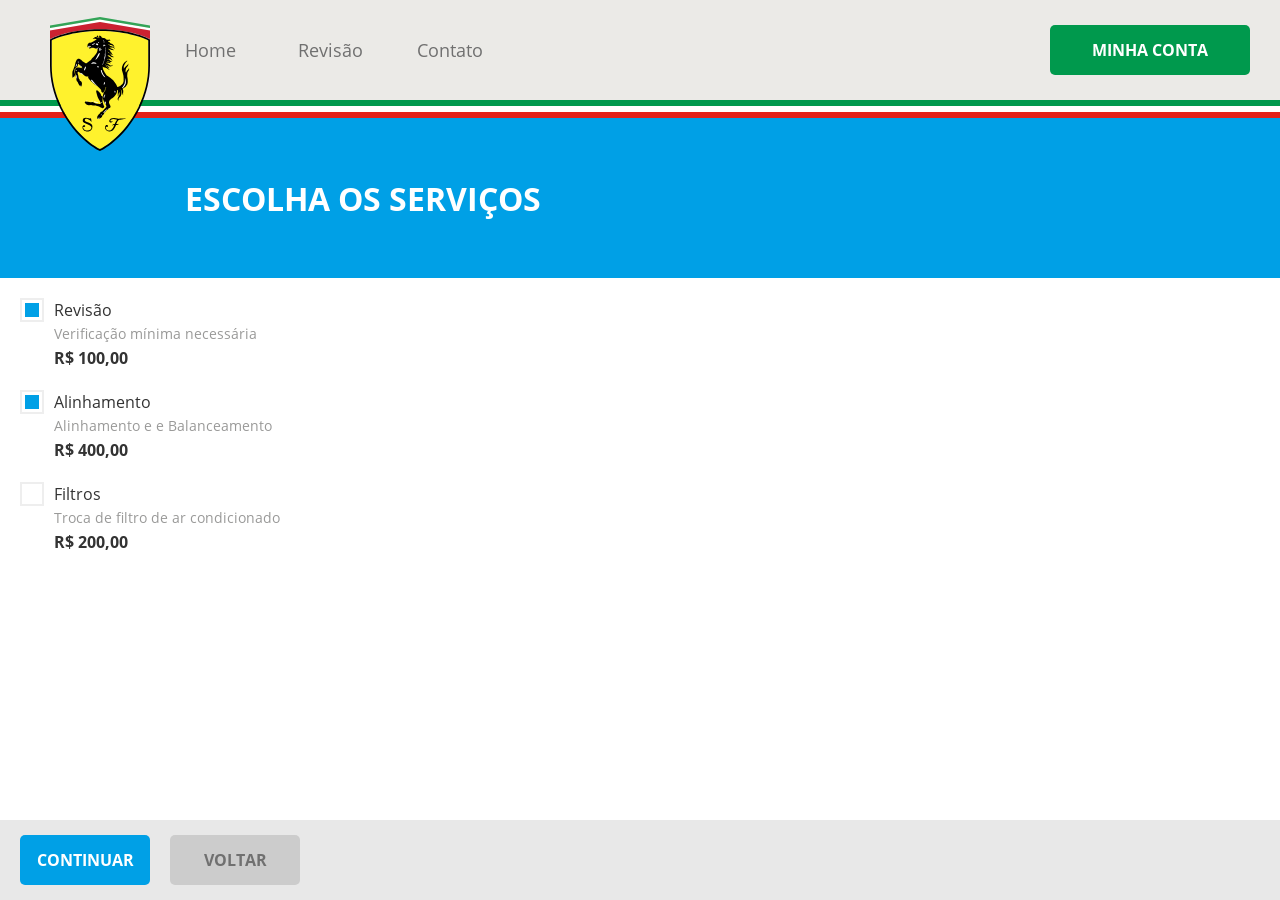
<file: schedules-services.html>
<!DOCTYPE html>
<html lang="pt-br">
<head>
    <meta charset="UTF-8"/>
    <meta name="viewport" content="width=device-width, initial-scale=1.0"/>
    <title>Ferrari - Hcode Lab</title>
    <link rel="apple-touch-icon" sizes="57x57" href="assets/images/apple-icon-57x57.png"/>
    <link rel="apple-touch-icon" sizes="60x60" href="assets/images/apple-icon-60x60.png"/>
    <link rel="apple-touch-icon" sizes="72x72" href="assets/images/apple-icon-72x72.png"/>
    <link rel="apple-touch-icon" sizes="76x76" href="assets/images/apple-icon-76x76.png"/>
    <link rel="apple-touch-icon" sizes="114x114" href="assets/images/apple-icon-114x114.png"/>
    <link rel="apple-touch-icon" sizes="120x120" href="assets/images/apple-icon-120x120.png"/>
    <link rel="apple-touch-icon" sizes="144x144" href="assets/images/apple-icon-144x144.png"/>
    <link rel="apple-touch-icon" sizes="152x152" href="assets/images/apple-icon-152x152.png"/>
    <link rel="apple-touch-icon" sizes="180x180" href="assets/images/apple-icon-180x180.png"/>
    <link rel="icon" type="image/png" sizes="192x192"  href="assets/images/android-icon-192x192.png"/>
    <link rel="icon" type="image/png" sizes="32x32" href="assets/images/favicon-32x32.png"/>
    <link rel="icon" type="image/png" sizes="96x96" href="assets/images/favicon-96x96.png"/>
    <link rel="icon" type="image/png" sizes="16x16" href="assets/images/favicon-16x16.png"/>
    <link rel="manifest" href="manifest.json"/>
    <meta name="msapplication-TileColor" content="#E1DEDD"/>
    <meta name="msapplication-TileImage" content="assets/images/ms-icon-144x144.png"/>
    <meta name="theme-color" content="#E1DEDD"/>
    <meta name="description" content="Conheça a ferrari Auto Center">
    <link rel="stylesheet" href="assets/css/main.css" type="text/css"/>
</head>
<body>
    <header id="header">
        <div class="overlay"></div>
        <a href="index.html#home"><img src="assets/images/ferrari-logo.svg" class="logo" alt="Logo Ferrari"></a>
        <button type="button" id="btn-open">
            <svg id="menu-black-18dp" xmlns="http://www.w3.org/2000/svg" width="32" height="32" viewBox="0 0 32 32">
                <path id="Caminho_215" data-name="Caminho 215" d="M0,0H32V32H0Z" fill="none"/>
                <path id="Caminho_216" data-name="Caminho 216" d="M3,18H29V16H3Zm0-5H29V11H3ZM3,6V8H29V6Z" transform="translate(0 4)"/>
              </svg>
        </button>
        <div class="menu">
            <nav>
                <button type="button" id="btn-close">
                    <svg id="close-24px" xmlns="http://www.w3.org/2000/svg" width="24" height="24" viewBox="0 0 24 24">
                        <path id="Caminho_244" data-name="Caminho 244" d="M0,0H24V24H0Z" fill="none"/>
                        <path id="Caminho_245" data-name="Caminho 245" d="M19,6.41,17.59,5,12,10.59,6.41,5,5,6.41,10.59,12,5,17.59,6.41,19,12,13.41,17.59,19,19,17.59,13.41,12Z"/>
                      </svg>
                      
                </button>
                <ul>
                    <li><a href="index.html#home">Home</a></li>
                    <li><a href="index.html#service">Revisão</a></li>
                    <li><a href="index.html#contact">Contato</a></li>
                    <li class="divider"><hr/></li>
                    <li class="hide-guest"><a href="schedules.html">Agendamento</a></li>
                    <li class="hide-guest"><a href="profile.html">Editar Dados</a></li>
                    <li class="hide-guest"><a href="change-photo.html">Mudar Foto</a></li>
                    <li class="hide-guest"><a href="change-password.html">Alterar Senha</a></li>
                </ul>
            </nav>
            <div class="footer">
                <hr/>
                <div>
                    <picture>
                        <a href="profile.html"><img src="assets/images/user.png" alt="João Rangel"></a>
                    </picture>
                    <div>
                        <a href="profile.html">
                            <strong>João Rangel</strong>
                            <small>joãohcrangel@gmail.com</small>
                        </a>
                    </div>
                    <button type="button">
                        <svg xmlns="http://www.w3.org/2000/svg" width="24" height="24" viewBox="0 0 24 24"><path d="M0,0H24V24H0Z" fill="none"/><path d="M10.09,15.59,11.5,17l5-5-5-5L10.09,8.41,12.67,11H3v2h9.67ZM19,3H5A2,2,0,0,0,3,5V9H5V5H19V19H5V15H3v4a2,2,0,0,0,2,2H19a2.006,2.006,0,0,0,2-2V5A2.006,2.006,0,0,0,19,3Z" fill="#333"/></svg>
                    </button>
                </div>
                <a href="auth.html" class="btn-register">Minha Conta</a>

        </div>
        </div>
        
        <hr class="italy"/>
    </header>

    <section id="schedules-services" class="page blue">
        <header>
            <h1>Escolha os Serviços</h1>
        </header>
        
        <main>
            <form>

                <div class="options">

                    <label>
                        <input type="checkbox" name="service" value="1" checked>
                        <div class="square">
                            <div></div>
                        </div>
                        <div class="content">
                            <span class="name">Revisão</span>
                            <span class="description">Verificação mínima necessária</span>
                            <span class="price">R$ 100,00</span>
                        </div>
                    </label>

                    <label>
                        <input type="checkbox" name="service" value="2" checked>
                        <div class="square">
                            <div></div>
                        </div>
                        <div class="content">
                            <span class="name">Alinhamento </span>
                            <span class="description">Alinhamento e e Balanceamento</span>
                            <span class="price">R$ 400,00</span>
                        </div>
                    </label>

                    <label>
                        <input type="checkbox" name="service" value="3">
                        <div class="square">
                            <div></div>
                        </div>
                        <div class="content">
                            <span class="name">Filtros</span>
                            <span class="description">Troca de filtro de ar condicionado</span>
                            <span class="price">R$ 200,00</span>
                        </div>
                    </label>

                </div>

                <footer class="fixed">
                    <a href="schedules-time-options.html">Voltar</a>
                <button type="submit">Continuar</button>
                </footer>
            </form>
        </main>

    </section>
   

    

</body>
</html>
</file>
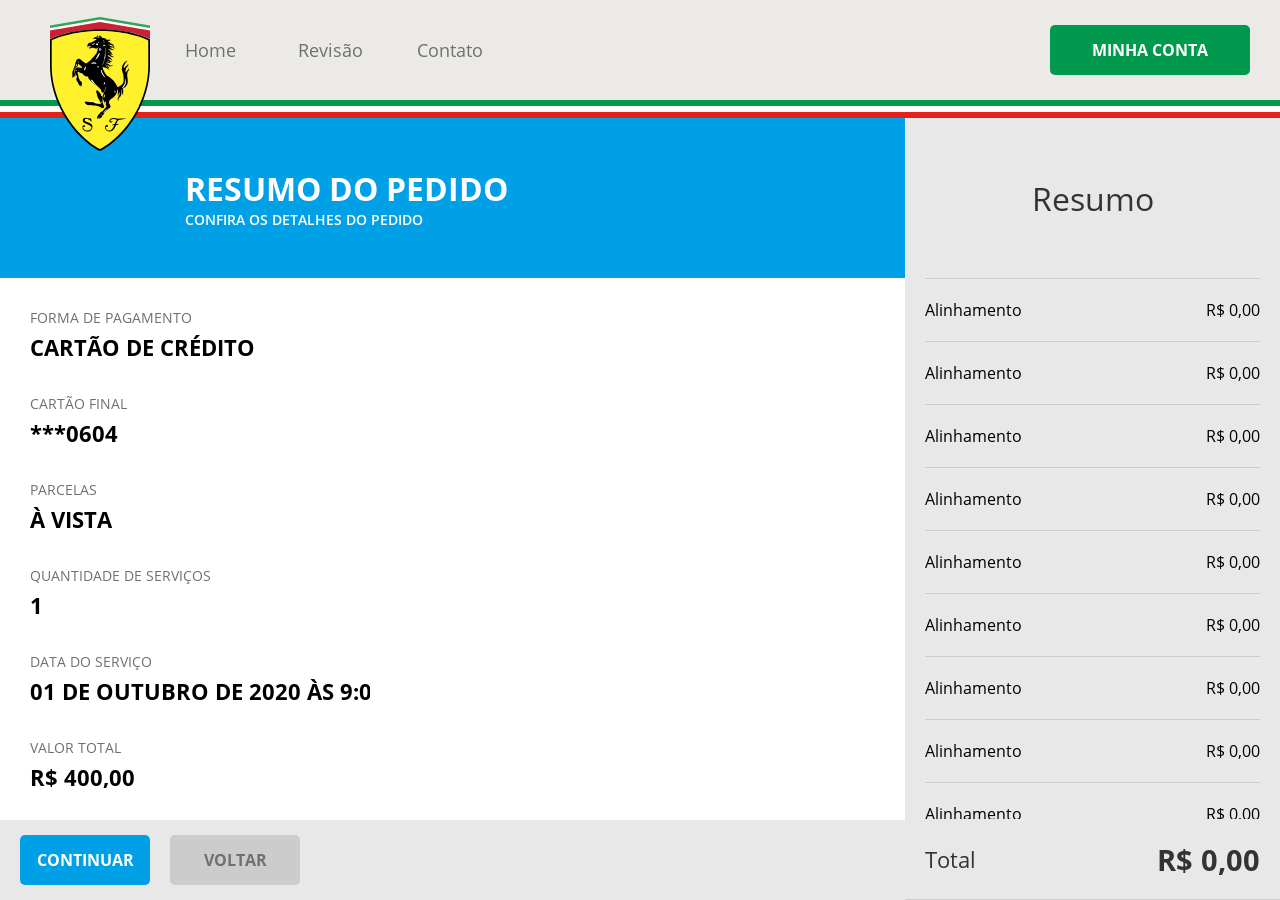
<file: schedules-summary.html>
<!DOCTYPE html>
<html lang="pt-br">
<head>
    <meta charset="UTF-8"/>
    <meta name="viewport" content="width=device-width, initial-scale=1.0"/>
    <title>Ferrari - Hcode Lab</title>
    <link rel="apple-touch-icon" sizes="57x57" href="assets/images/apple-icon-57x57.png"/>
    <link rel="apple-touch-icon" sizes="60x60" href="assets/images/apple-icon-60x60.png"/>
    <link rel="apple-touch-icon" sizes="72x72" href="assets/images/apple-icon-72x72.png"/>
    <link rel="apple-touch-icon" sizes="76x76" href="assets/images/apple-icon-76x76.png"/>
    <link rel="apple-touch-icon" sizes="114x114" href="assets/images/apple-icon-114x114.png"/>
    <link rel="apple-touch-icon" sizes="120x120" href="assets/images/apple-icon-120x120.png"/>
    <link rel="apple-touch-icon" sizes="144x144" href="assets/images/apple-icon-144x144.png"/>
    <link rel="apple-touch-icon" sizes="152x152" href="assets/images/apple-icon-152x152.png"/>
    <link rel="apple-touch-icon" sizes="180x180" href="assets/images/apple-icon-180x180.png"/>
    <link rel="icon" type="image/png" sizes="192x192"  href="assets/images/android-icon-192x192.png"/>
    <link rel="icon" type="image/png" sizes="32x32" href="assets/images/favicon-32x32.png"/>
    <link rel="icon" type="image/png" sizes="96x96" href="assets/images/favicon-96x96.png"/>
    <link rel="icon" type="image/png" sizes="16x16" href="assets/images/favicon-16x16.png"/>
    <link rel="manifest" href="manifest.json"/>
    <meta name="msapplication-TileColor" content="#E1DEDD"/>
    <meta name="msapplication-TileImage" content="assets/images/ms-icon-144x144.png"/>
    <meta name="theme-color" content="#E1DEDD"/>
    <meta name="description" content="Conheça a Ferrari Auto Center" />
    <link rel="stylesheet" href="assets/css/main.css" type="text/css" />
</head>
<body>
    
    <header id="header">

        <div class="overlay"></div>
        <a href="index.html#home"><img src="assets/images/ferrari-logo.svg" class="logo" alt="Logo Ferrari" /></a>
        <button type="button" id="btn-open">
            <svg id="menu-black-18dp" xmlns="http://www.w3.org/2000/svg" width="32" height="32" viewBox="0 0 32 32">
                <path id="Caminho_215" data-name="Caminho 215" d="M0,0H32V32H0Z" fill="none"/>
                <path id="Caminho_216" data-name="Caminho 216" d="M3,18H29V16H3Zm0-5H29V11H3ZM3,6V8H29V6Z" transform="translate(0 4)"/>
            </svg>
        </button>
        <div class="menu">
            <nav>
                <button type="button" id="btn-close">
                    <svg xmlns="http://www.w3.org/2000/svg" width="24" height="24" viewBox="0 0 24 24"><path d="M0,0H24V24H0Z" fill="none"/><path d="M19,6.41,17.59,5,12,10.59,6.41,5,5,6.41,10.59,12,5,17.59,6.41,19,12,13.41,17.59,19,19,17.59,13.41,12Z"/></svg>
                </button>
                <ul>
                    <li><a href="index.html#home">Home</a></li>
                    <li><a href="index.html#service">Revisão</a></li>
                    <li><a href="index.html#contact">Contato</a></li>
                    <li class="divider"><hr /></li>
                    <li class="hide-guest"><a href="schedules.html">Agendamentos</a></li>
                    <li class="hide-guest"><a href="profile.html">Editar Dados</a></li>
                    <li class="hide-guest"><a href="change-photo.html">Mudar Foto</a></li>
                    <li class="hide-guest"><a href="change-password.html">Alterar Senha</a></li>
                </ul>
            </nav>
            <div class="footer">
                <hr />
                <div>
                    <picture>
                        <a href="profile.html"><img src="assets/images/user.png" alt="João Rangel" /></a>
                    </picture>
                    <div>
                        <a href="profile.html">
                            <strong>João Rangel</strong>
                            <small>joaohcrangel@gmail.com</small>
                        </a>
                    </div>
                    <button type="button">
                        <svg xmlns="http://www.w3.org/2000/svg" width="24" height="24" viewBox="0 0 24 24"><path d="M0,0H24V24H0Z" fill="none"/><path d="M10.09,15.59,11.5,17l5-5-5-5L10.09,8.41,12.67,11H3v2h9.67ZM19,3H5A2,2,0,0,0,3,5V9H5V5H19V19H5V15H3v4a2,2,0,0,0,2,2H19a2.006,2.006,0,0,0,2-2V5A2.006,2.006,0,0,0,19,3Z" fill="#333"/></svg>
                    </button>
                </div>
                <a href="auth.html" class="btn-register">Minha Conta</a>
            </div>
        </div>
        <hr class="italy" />
    </header>

    <section id="schedules-summary" class="page blue">

        <header>
            <h1>Resumo do Pedido<small>Confira os detalhes do pedido</small></h1>
        </header>

        <main>

            <form action="">

                <div class="field">
                    <input type="text" name="payment" id="payment" readonly value="Cartão de Crédito" />
                    <label for="payment">Forma de Pagamento</label>
                </div>

                <div class="field">
                    <input type="text" name="creditcard" id="creditcard" readonly value="***0604" />
                    <label for="creditcard">Cartão Final</label>
                </div>

                <div class="field">
                    <input type="text" name="installments" id="installments" readonly value="À vista" />
                    <label for="installments">Parcelas</label>
                </div>

                <div class="field">
                    <input type="text" name="services" id="services" readonly value="1" />
                    <label for="services">Quantidade de Serviços</label>
                </div>

                <div class="field">
                    <input type="text" name="schedule_at" id="schedule_at" readonly value="01 de outubro de 2020 às 9:00" />
                    <label for="schedule_at">Data do Serviço</label>
                </div>

                <div class="field">
                    <input type="text" name="total" id="total" readonly value="R$ 400,00" />
                    <label for="total">Valor Total</label>
                </div>

                <footer class="fixed">
                    <a href="schedules-payment.html">Voltar</a>
                    <button type="submit">Continuar</button>
                </footer>

            </form>

        </main>

        <aside>

            <header>Resumo</header>

            <section>

                <table>

                    <tbody>

                        <tr>
                            <td>Alinhamento</td>
                            <td class="price">R$ 0,00</td>
                        </tr>

                        <tr>
                            <td>Alinhamento</td>
                            <td class="price">R$ 0,00</td>
                        </tr>

                        <tr>
                            <td>Alinhamento</td>
                            <td class="price">R$ 0,00</td>
                        </tr>

                        <tr>
                            <td>Alinhamento</td>
                            <td class="price">R$ 0,00</td>
                        </tr>

                        <tr>
                            <td>Alinhamento</td>
                            <td class="price">R$ 0,00</td>
                        </tr>

                        <tr>
                            <td>Alinhamento</td>
                            <td class="price">R$ 0,00</td>
                        </tr>

                        <tr>
                            <td>Alinhamento</td>
                            <td class="price">R$ 0,00</td>
                        </tr>

                        <tr>
                            <td>Alinhamento</td>
                            <td class="price">R$ 0,00</td>
                        </tr>

                        <tr>
                            <td>Alinhamento</td>
                            <td class="price">R$ 0,00</td>
                        </tr>

                        <tr>
                            <td>Alinhamento</td>
                            <td class="price">R$ 0,00</td>
                        </tr>

                        <tr>
                            <td>Alinhamento</td>
                            <td class="price">R$ 0,00</td>
                        </tr>

                        <tr>
                            <td>Alinhamento</td>
                            <td class="price">R$ 0,00</td>
                        </tr>

                    </tbody>

                </table>

            </section>

            <footer>

                <button type="button" id="btn-summary-toggle"><svg xmlns="http://www.w3.org/2000/svg" width="64.317" height="64.317" viewBox="0 0 64.317 64.317"><path d="M0,0H64.317V64.317H0Z" fill="none"/><path d="M9.779,27.858l12.3-12.274,12.3,12.274,3.779-3.779L22.079,8,6,24.079Z" transform="translate(10.079 13.439)"/></svg></button>

                <div>
                    <span>Total</span>
                    <span class="total">R$ 0,00</span>
                </div>

            </footer>

        </aside>

    </section>

</body>
</html>
</file>
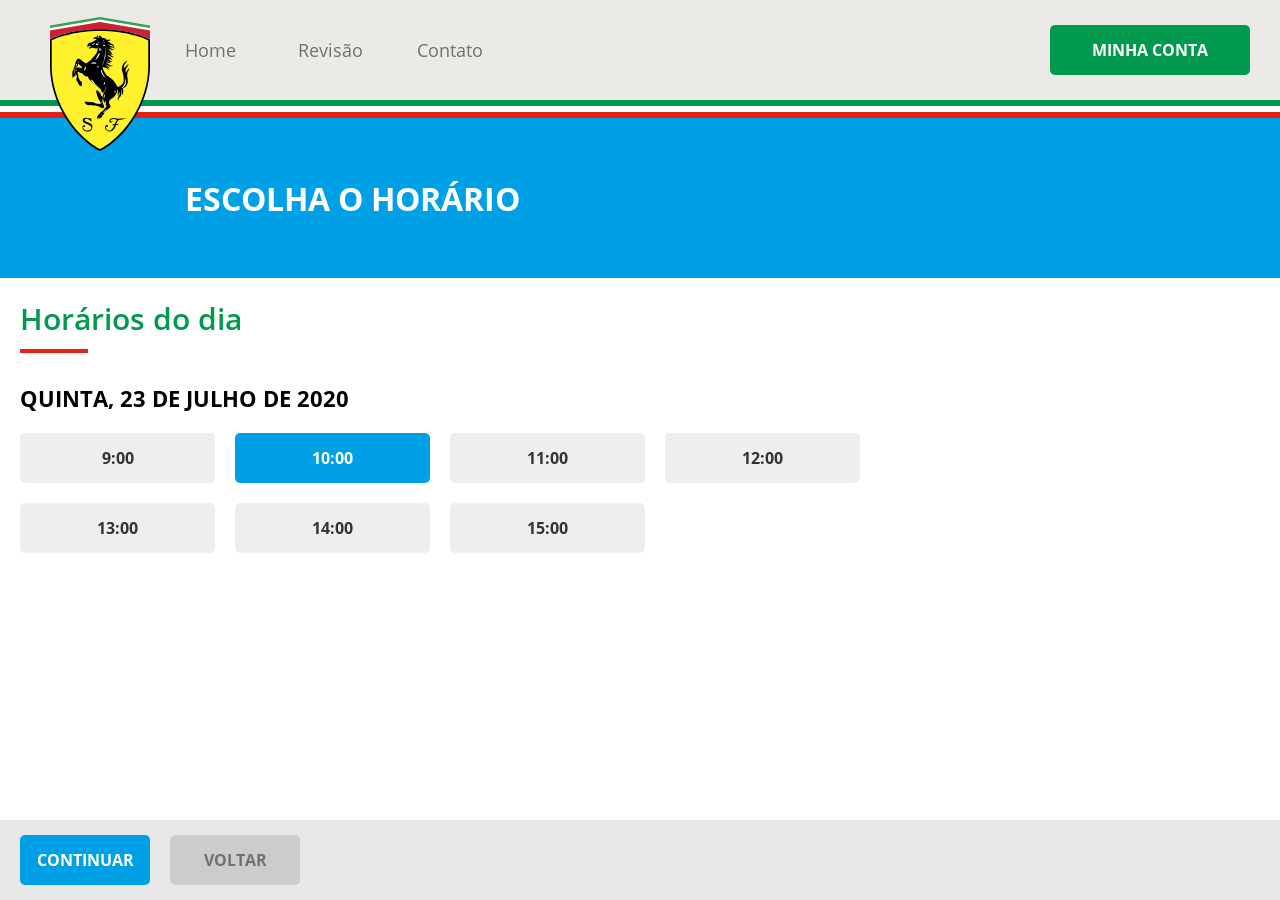
<file: schedules-time-options.html>
<!DOCTYPE html>
<html lang="pt-br">
<head>
    <meta charset="UTF-8"/>
    <meta name="viewport" content="width=device-width, initial-scale=1.0"/>
    <title>Ferrari - Hcode Lab</title>
    <link rel="apple-touch-icon" sizes="57x57" href="assets/images/apple-icon-57x57.png"/>
    <link rel="apple-touch-icon" sizes="60x60" href="assets/images/apple-icon-60x60.png"/>
    <link rel="apple-touch-icon" sizes="72x72" href="assets/images/apple-icon-72x72.png"/>
    <link rel="apple-touch-icon" sizes="76x76" href="assets/images/apple-icon-76x76.png"/>
    <link rel="apple-touch-icon" sizes="114x114" href="assets/images/apple-icon-114x114.png"/>
    <link rel="apple-touch-icon" sizes="120x120" href="assets/images/apple-icon-120x120.png"/>
    <link rel="apple-touch-icon" sizes="144x144" href="assets/images/apple-icon-144x144.png"/>
    <link rel="apple-touch-icon" sizes="152x152" href="assets/images/apple-icon-152x152.png"/>
    <link rel="apple-touch-icon" sizes="180x180" href="assets/images/apple-icon-180x180.png"/>
    <link rel="icon" type="image/png" sizes="192x192"  href="assets/images/android-icon-192x192.png"/>
    <link rel="icon" type="image/png" sizes="32x32" href="assets/images/favicon-32x32.png"/>
    <link rel="icon" type="image/png" sizes="96x96" href="assets/images/favicon-96x96.png"/>
    <link rel="icon" type="image/png" sizes="16x16" href="assets/images/favicon-16x16.png"/>
    <link rel="manifest" href="manifest.json"/>
    <meta name="msapplication-TileColor" content="#E1DEDD"/>
    <meta name="msapplication-TileImage" content="assets/images/ms-icon-144x144.png"/>
    <meta name="theme-color" content="#E1DEDD"/>
    <meta name="description" content="Conheça a ferrari Auto Center">
    <link rel="stylesheet" href="assets/css/main.css" type="text/css"/>
</head>
<body>
    <header id="header">
        <div class="overlay"></div>
        <a href="index.html#home"><img src="assets/images/ferrari-logo.svg" class="logo" alt="Logo Ferrari"></a>
        <button type="button" id="btn-open">
            <svg id="menu-black-18dp" xmlns="http://www.w3.org/2000/svg" width="32" height="32" viewBox="0 0 32 32">
                <path id="Caminho_215" data-name="Caminho 215" d="M0,0H32V32H0Z" fill="none"/>
                <path id="Caminho_216" data-name="Caminho 216" d="M3,18H29V16H3Zm0-5H29V11H3ZM3,6V8H29V6Z" transform="translate(0 4)"/>
              </svg>
        </button>
        <div class="menu">
            <nav>
                <button type="button" id="btn-close">
                    <svg id="close-24px" xmlns="http://www.w3.org/2000/svg" width="24" height="24" viewBox="0 0 24 24">
                        <path id="Caminho_244" data-name="Caminho 244" d="M0,0H24V24H0Z" fill="none"/>
                        <path id="Caminho_245" data-name="Caminho 245" d="M19,6.41,17.59,5,12,10.59,6.41,5,5,6.41,10.59,12,5,17.59,6.41,19,12,13.41,17.59,19,19,17.59,13.41,12Z"/>
                      </svg>
                      
                </button>
                <ul>
                    <li><a href="index.html#home">Home</a></li>
                    <li><a href="index.html#service">Revisão</a></li>
                    <li><a href="index.html#contact">Contato</a></li>
                    <li class="divider"><hr/></li>
                    <li class="hide-guest"><a href="schedules.html">Agendamento</a></li>
                    <li class="hide-guest"><a href="profile.html">Editar Dados</a></li>
                    <li class="hide-guest"><a href="change-photo.html">Mudar Foto</a></li>
                    <li class="hide-guest"><a href="change-password.html">Alterar Senha</a></li>
                </ul>
            </nav>
            <div class="footer">
                <hr/>
                <div>
                    <picture>
                        <a href="profile.html"><img src="assets/images/user.png" alt="João Rangel"></a>
                    </picture>
                    <div>
                        <a href="profile.html">
                            <strong>João Rangel</strong>
                            <small>joãohcrangel@gmail.com</small>
                        </a>
                    </div>
                    <button type="button">
                        <svg xmlns="http://www.w3.org/2000/svg" width="24" height="24" viewBox="0 0 24 24"><path d="M0,0H24V24H0Z" fill="none"/><path d="M10.09,15.59,11.5,17l5-5-5-5L10.09,8.41,12.67,11H3v2h9.67ZM19,3H5A2,2,0,0,0,3,5V9H5V5H19V19H5V15H3v4a2,2,0,0,0,2,2H19a2.006,2.006,0,0,0,2-2V5A2.006,2.006,0,0,0,19,3Z" fill="#333"/></svg>
                    </button>
                </div>
                <a href="auth.html" class="btn-register">Minha Conta</a>

        </div>
        </div>
        
        <hr class="italy"/>
    </header>

    <section id="time-options" class="page blue">

        <header>
            <h1>Escolha o Horário</h1>
        </header>
        <main>
            <header  class="page-title">
                <h2>Horários do dia</h2>
                <hr/>
           </header>

           <form>
                <h3>Quinta, 23 de julho de 2020</h3>

                <div class="options">
                    <label>
                        <input type="radio" name="option" value="9:00"/>
                        <span>9:00</span>
                    </label>

                    <label>
                        <input type="radio" name="option" value="10:00" checked/>
                        <span>10:00</span>
                    </label>

                    <label>
                        <input type="radio" name="option" value="11:00"/>
                        <span>11:00</span>
                    </label>

                    <label>
                        <input type="radio" name="option" value="12:00"/>
                        <span>12:00</span>
                    </label>

                    <label>
                        <input type="radio" name="option" value="13:00"/>
                        <span>13:00</span>
                    </label>

                    <label>
                        <input type="radio" name="option" value="14:00"/>
                        <span>14:00</span>
                    </label>

                    <label>
                        <input type="radio" name="option" value="15:00"/>
                        <span>15:00</span>
                    </label>



                </div>

           </form>
        </main>

        <form action="schedules-services.html">
            <footer class="fixed">
                <a href="schedules-new.html">Voltar</a>
                <button type="submit">Continuar</button>
            </footer>
        </form>
    </section>

    

</body>
</html>
</file>
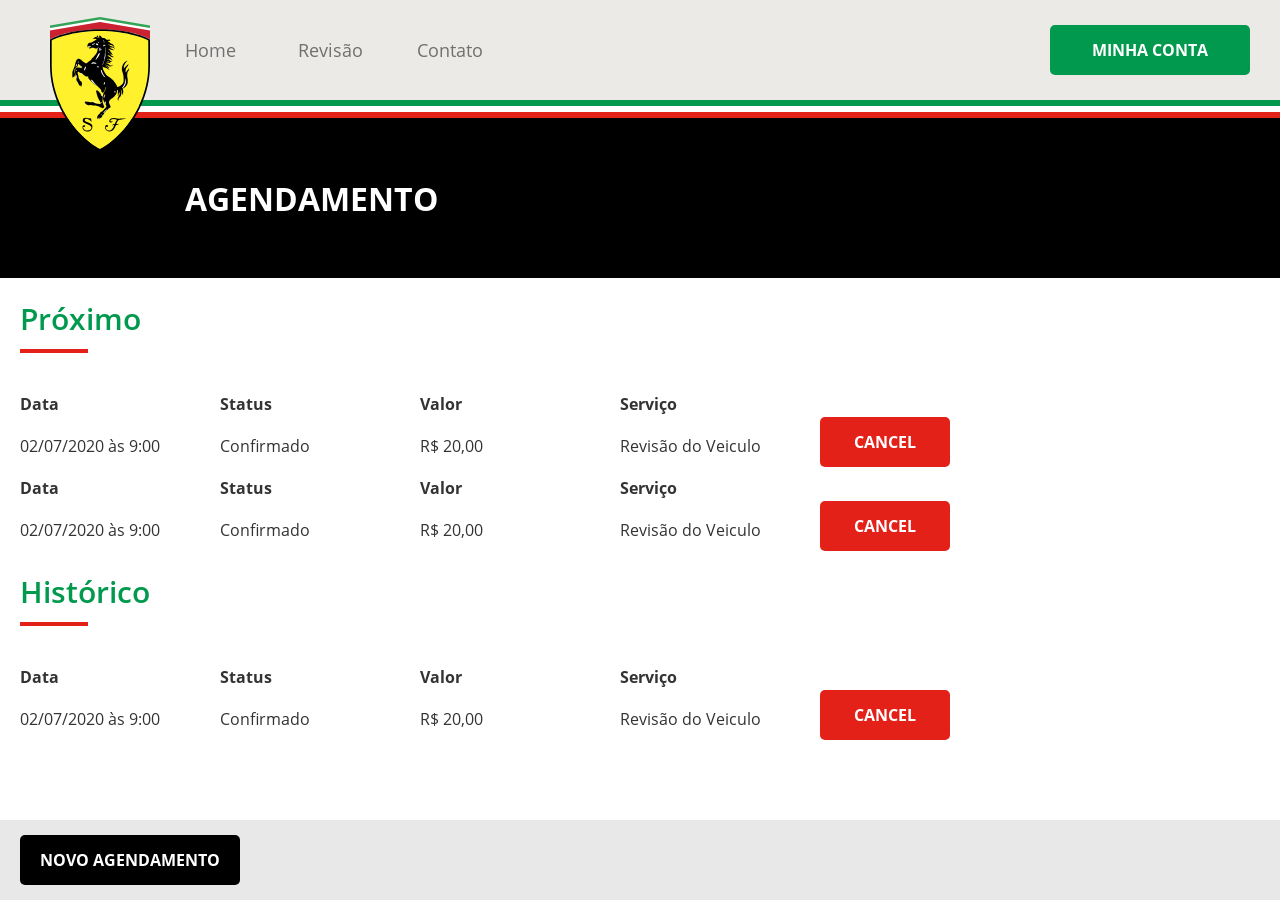
<file: schedules.html>
<!DOCTYPE html>
<html lang="pt-br">
<head>
    <meta charset="UTF-8"/>
    <meta name="viewport" content="width=device-width, initial-scale=1.0"/>
    <title>Ferrari - Hcode Lab</title>
    <link rel="apple-touch-icon" sizes="57x57" href="assets/images/apple-icon-57x57.png"/>
    <link rel="apple-touch-icon" sizes="60x60" href="assets/images/apple-icon-60x60.png"/>
    <link rel="apple-touch-icon" sizes="72x72" href="assets/images/apple-icon-72x72.png"/>
    <link rel="apple-touch-icon" sizes="76x76" href="assets/images/apple-icon-76x76.png"/>
    <link rel="apple-touch-icon" sizes="114x114" href="assets/images/apple-icon-114x114.png"/>
    <link rel="apple-touch-icon" sizes="120x120" href="assets/images/apple-icon-120x120.png"/>
    <link rel="apple-touch-icon" sizes="144x144" href="assets/images/apple-icon-144x144.png"/>
    <link rel="apple-touch-icon" sizes="152x152" href="assets/images/apple-icon-152x152.png"/>
    <link rel="apple-touch-icon" sizes="180x180" href="assets/images/apple-icon-180x180.png"/>
    <link rel="icon" type="image/png" sizes="192x192"  href="assets/images/android-icon-192x192.png"/>
    <link rel="icon" type="image/png" sizes="32x32" href="assets/images/favicon-32x32.png"/>
    <link rel="icon" type="image/png" sizes="96x96" href="assets/images/favicon-96x96.png"/>
    <link rel="icon" type="image/png" sizes="16x16" href="assets/images/favicon-16x16.png"/>
    <link rel="manifest" href="manifest.json"/>
    <meta name="msapplication-TileColor" content="#E1DEDD"/>
    <meta name="msapplication-TileImage" content="assets/images/ms-icon-144x144.png"/>
    <meta name="theme-color" content="#E1DEDD"/>
    <meta name="description" content="Conheça a ferrari Auto Center">
    <link rel="stylesheet" href="assets/css/main.css" type="text/css"/>
</head>
<body>
    <header id="header">
        <div class="overlay"></div>
        <a href="index.html#home"><img src="assets/images/ferrari-logo.svg" class="logo" alt="Logo Ferrari"></a>
        <button type="button" id="btn-open">
            <svg id="menu-black-18dp" xmlns="http://www.w3.org/2000/svg" width="32" height="32" viewBox="0 0 32 32">
                <path id="Caminho_215" data-name="Caminho 215" d="M0,0H32V32H0Z" fill="none"/>
                <path id="Caminho_216" data-name="Caminho 216" d="M3,18H29V16H3Zm0-5H29V11H3ZM3,6V8H29V6Z" transform="translate(0 4)"/>
              </svg>
        </button>
        <div class="menu">
            <nav>
                <button type="button" id="btn-close">
                    <svg id="close-24px" xmlns="http://www.w3.org/2000/svg" width="24" height="24" viewBox="0 0 24 24">
                        <path id="Caminho_244" data-name="Caminho 244" d="M0,0H24V24H0Z" fill="none"/>
                        <path id="Caminho_245" data-name="Caminho 245" d="M19,6.41,17.59,5,12,10.59,6.41,5,5,6.41,10.59,12,5,17.59,6.41,19,12,13.41,17.59,19,19,17.59,13.41,12Z"/>
                      </svg>
                      
                </button>
                <ul>
                    <li><a href="index.html#home">Home</a></li>
                    <li><a href="index.html#service">Revisão</a></li>
                    <li><a href="index.html#contact">Contato</a></li>
                    <li class="divider"><hr/></li>
                    <li class="hide-guest"><a href="schedules.html">Agendamento</a></li>
                    <li class="hide-guest"><a href="profile.html">Editar Dados</a></li>
                    <li class="hide-guest"><a href="change-photo.html">Mudar Foto</a></li>
                    <li class="hide-guest"><a href="change-password.html">Alterar Senha</a></li>
                </ul>
            </nav>
            <div class="footer">
                <hr/>
                <div>
                    <picture>
                        <a href="profile.html"><img src="assets/images/user.png" alt="João Rangel"></a>
                    </picture>
                    <div>
                        <a href="profile.html">
                            <strong>João Rangel</strong>
                            <small>joãohcrangel@gmail.com</small>
                        </a>
                    </div>
                    <button type="button">
                        <svg xmlns="http://www.w3.org/2000/svg" width="24" height="24" viewBox="0 0 24 24"><path d="M0,0H24V24H0Z" fill="none"/><path d="M10.09,15.59,11.5,17l5-5-5-5L10.09,8.41,12.67,11H3v2h9.67ZM19,3H5A2,2,0,0,0,3,5V9H5V5H19V19H5V15H3v4a2,2,0,0,0,2,2H19a2.006,2.006,0,0,0,2-2V5A2.006,2.006,0,0,0,19,3Z" fill="#333"/></svg>
                    </button>
                </div>
                <a href="auth.html" class="btn-register">Minha Conta</a>

        </div>
        </div>
        
        <hr class="italy"/>
    </header>
    
    <section id="schedules" class="page">
        <header>
            <h1>Agendamento</h1>
        </header>
        <main>
            <div>
                <header class="page-title">
                    <h2>Próximo</h2>
                    <hr>
                </header>
                <ul>
                    <li>
                        <section>
                            <div>
                                <label for="">Data</label>
                                <span>02/07/2020 às 9:00</span>
                            </div>
                            <div>
                                <label for="">Status</label>
                                <span>Confirmado</span>
                            </div>
                            <div>
                                <label for="">Valor</label>
                                <span>R$ 20,00</span>
                            </div>
                            <div>
                                <label for="service">Serviço</label>
                                <span>Revisão do Veiculo</span>
                            </div>
                        </section>
                        <button type="button" class="cancel">Cancel</button>
                    </li>
                </ul>

                <ul>
                    <li>
                        <section>
                            <div>
                                <label for="">Data</label>
                                <span>02/07/2020 às 9:00</span>
                            </div>
                            <div>
                                <label for="">Status</label>
                                <span>Confirmado</span>
                            </div>
                            <div>
                                <label for="">Valor</label>
                                <span>R$ 20,00</span>
                            </div>
                            <div>
                                <label for="service">Serviço</label>
                                <span>Revisão do Veiculo</span>
                            </div>
                        </section>
                        <button type="button" class="cancel">Cancel</button>
                    </li>
                </ul>

            </div>

            <div>
                <header class="page-title">
                    <h2>Histórico</h2>
                    <hr/>
                </header>
                <ul>
                    <li>
                        <section>
                            <div>
                                <label for="">Data</label>
                                <span>02/07/2020 às 9:00</span>
                            </div>
                            <div>
                                <label for="">Status</label>
                                <span>Confirmado</span>
                            </div>
                            <div>
                                <label for="">Valor</label>
                                <span>R$ 20,00</span>
                            </div>
                            <div>
                                <label for="service">Serviço</label>
                                <span>Revisão do Veiculo</span>
                            </div>
                        </section>
                        <button type="button" class="cancel">Cancel</button>
                    </li>
                </ul>
            </div>

            <footer class="fixed">
            
                <a href="schedules-new.html" class="black">Novo Agendamento</a>
                
    
            </footer>
    

        </main>

      

    </section>


</body>
</html>
</file>
<file: assets/css/main.css>
@font-face {
  font-family: "Open Sans";
  src: local("Open Sans Light"), url("../fonts/OpenSans-Light.ttf") format("truetype");
  font-style: normal;
  font-weight: 300;
}
@font-face {
  font-family: "Open Sans";
  src: local("Open Sans Regular"), url("../fonts/OpenSans-Regular.ttf") format("truetype");
  font-style: normal;
  font-weight: 400;
}
@font-face {
  font-family: "Open Sans";
  src: local("Open Sans SemiBold"), url("../fonts/OpenSans-SemiBold.ttf") format("truetype");
  font-style: normal;
  font-weight: 600;
}
@font-face {
  font-family: "Open Sans";
  src: local("Open Sans Bold"), url("../fonts/OpenSans-Bold.ttf") format("truetype");
  font-style: normal;
  font-weight: bold;
}
@font-face {
  font-family: "Nothing";
  src: local("Nothing You Could Do"), url("../fonts/NothingYouCouldDo-Regular.ttf") format("truetype");
  font-style: normal;
  font-weight: 300;
}
@font-face {
  font-family: "Teko";
  src: local("Teko"), url("../fonts/Teko-Regular.ttf") format("truetype");
  font-style: normal;
  font-weight: 400;
}
:root {
  --white: #FFF;
  --black: #000;
  --black-hover: #111;
  --black-active: #222;
  --black-10: #0000001a;
  --black-50: rgba(0, 0, 0, .5);
  --black-75: #000000bf;
  --dark-0: #333;
  --dark-1: #000000BF;
  --gray: #79756C;
  --gray-0: #707070;
  --gray-1: #7E7E7E;
  --gray-2: #9A9A99;
  --gray-3: #CCC;
  --gray-4: #00000029;
  --gray-5: #E5E3DFBF;
  --gray-6: #F8F8F8;
  --gray-7: #E5E3DF;
  --gray-8: #DDD;
  --gray-9: #999;
  --gray-10: #EEE;
  --gray-11: #444;
  --gray-12: #E8E8E8;
  --red: #E32119;
  --red-hover: #E4423B;
  --red-active: #C91D16;
  --green: #00994D;
  --green-hover: #00BE60;
  --green-active: #00773C;
  --blue: #00A0E6;
  --blue-hover: #1CABE9;
  --blue-active: #199BD4;
  --success: #D4EDDA;
  --success-border: #C3E6CB;
  --success-color: #155724;
  --danger: #F8D7DA;
  --danger-border: #F5C6CB;
  --danger-color: #721C24;
  --space: 20px;
  --border-radius: 5px;
}

* {
  box-sizing: border-box;
  scroll-behavior: smooth;
  font-family: "Open Sans";
  font-style: normal;
  font-weight: 400;
}

body, div, article, aside, footer, header, main, nav, section, ul, ol, li, button, figure, picture, hr, form {
  display: flex;
}

body {
  margin: 0;
  flex-direction: column;
  background-color: var(--bg-color);
}
body > main {
  min-height: calc(100vh - 400px);
}

hr.divider {
  background-color: var(--gray-3);
  height: 1px;
  width: calc(100% - 2em);
  margin: 3em 0;
  border: none;
  align-self: center;
}

@media (min-width: 1200px) {
  body > main {
    min-height: calc(100vh - 341px);
  }
}
.loading-wrap {
  align-items: center;
  justify-content: center;
}
.loading-wrap .loading {
  margin-right: 5px;
  position: relative;
  width: 32px;
  height: 32px;
}
.loading-wrap .loading div {
  width: 32px;
  height: 32px;
  border-radius: 50%;
  position: absolute;
  border: 3px solid var(--green);
  border-color: var(--green) transparent transparent transparent;
  animation: loading 1.2s cubic-bezier(0.5, 0, 0.5, 1) infinite;
}
.loading-wrap .loading div:nth-child(1) {
  animation-delay: -0.45s;
}
.loading-wrap .loading div:nth-child(2) {
  animation-delay: -0.3s;
}
.loading-wrap .loading div:nth-child(3) {
  animation-delay: -0.15s;
}

@keyframes loading {
  0% {
    transform: rotate(0deg);
  }
  100% {
    transform: rotate(360deg);
  }
}
.toast {
  position: relative;
  height: 80px;
  width: 100%;
  align-items: center;
  padding: var(--space);
  border: 1px solid transparent;
  transition: 1s cubic-bezier(0.19, 1, 0.22, 1);
}
.toast .close {
  position: absolute;
  top: 0;
  right: 0;
  padding: 16px;
  background: none;
  border: none;
  font-size: 32px;
  transition: 0.3s;
  color: var(--black-50);
  min-width: 50px;
  margin: 15px;
}
.toast .close:hover {
  color: var(--black-75);
}
.toast.success {
  color: var(--success-color);
  border-color: var(--success-border);
  background-color: var(--success);
}
.toast.danger {
  color: var(--danger-color);
  border-color: var(--danger-border);
  background-color: var(--danger);
}

form {
  flex-direction: column;
  width: 100%;
  padding: 0 var(--space);
}
form .fields {
  flex-direction: column;
}
form .field {
  position: relative;
  flex-direction: column;
  width: 100%;
  margin-bottom: var(--space);
}
form .field label {
  color: var(--gray-3);
  font-size: 14px;
  position: absolute;
  top: 10px;
  left: 10px;
  transition: color 0.3s ease-in-out;
  z-index: 2;
}
form .field input, form .field textarea, form .field select {
  border: var(--gray-3) 1px solid;
  line-height: 1.5em;
  padding: 10px;
  padding-top: 33px;
  font-size: 16px;
  color: var(--dark-0);
  outline: none;
  border-radius: var(--border-radius);
  position: relative;
  z-index: 1;
  top: 0;
  transition: border-color 0.3s ease-in-out;
  width: 100%;
  background-color: transparent;
}
form .field input:focus, form .field textarea:focus, form .field select:focus {
  border-color: var(--green);
}
form .field input:focus + label, form .field textarea:focus + label, form .field select:focus + label {
  color: var(--green);
}
form .field input[readonly], form .field textarea[readonly], form .field select[readonly] {
  border: none;
  color: var(--black);
  font-weight: bold;
  font-size: 22px;
  text-transform: uppercase;
  padding-bottom: 0;
}
form .field input[readonly] + label, form .field textarea[readonly] + label, form .field select[readonly] + label {
  color: var(--gray-0);
  text-transform: uppercase;
}
form button {
  min-width: 130px;
  border: none;
  height: 50px;
  display: flex;
  justify-content: center;
  align-items: center;
  font-size: 16px;
  font-weight: bold;
  text-transform: uppercase;
  text-decoration: none;
  outline: none;
  cursor: pointer;
  border-radius: var(--border-radius);
  background: transparent;
  color: var(--black);
  background-color: var(--green);
  color: var(--white);
}
form button:hover {
  background-color: var(--black-10);
}
form button:active {
  background-color: var(--black-75);
}
form button:hover {
  background-color: var(--green-hover);
}
form button:active {
  background-color: var(--green-active);
}

@media (min-width: 1200px) {
  form {
    max-width: 400px;
  }
  form .fields {
    flex-direction: row;
  }
  form .fields .field {
    margin-right: var(--space);
  }
  form .fields .field:last-child {
    margin-right: 0;
  }
  form .fields .field textarea {
    min-height: 250px;
  }
  form button {
    max-width: 340px;
  }
}
header.page-title {
  display: flex;
  flex-direction: column;
  align-items: flex-start;
  width: 100%;
}
header.page-title h1, header.page-title h2, header.page-title h3, header.page-title h4, header.page-title h5, header.page-title h6 {
  color: var(--green);
  margin: 0;
  font-size: 23px;
  font-weight: 600;
}
header.page-title hr {
  width: 68px;
  border: none;
  border-top: 4px solid var(--red);
  margin: 10px 0;
}

.page {
  flex-direction: column;
  height: calc(100vh - 140px);
  overflow: auto;
}
.page aside {
  width: 100%;
  position: fixed;
  z-index: 2;
  right: 0;
  bottom: 80px;
  height: 50px;
  background-color: var(--gray-12);
  border-bottom: var(--gray-3) 1px solid;
  flex-direction: column;
  transition: all 0.2s ease-in-out;
}
.page aside header {
  font-size: 32px;
  color: var(--dark-0);
  height: 130px;
  justify-content: center;
  align-items: center;
  display: none;
}
.page aside section {
  padding: 0 var(--space);
  display: none;
  flex: 1;
  max-height: calc(100vh - 339px);
  overflow-y: auto;
}
.page aside section table {
  border-collapse: collapse;
  width: 100%;
  border-bottom: var(--gray-3) 1px solid;
}
.page aside section table td {
  padding: var(--space) 0;
  border-top: var(--gray-3) 1px solid;
}
.page aside section table td.price {
  text-align: right;
}
.page aside footer {
  height: 50px;
  flex-direction: row;
  justify-content: space-between;
  align-items: center;
  padding: var(--space);
  font-size: 18px;
  color: var(--dark-0);
}
.page aside footer .total {
  font-weight: bold;
  margin-left: var(--space);
  text-align: right;
}
.page aside footer button {
  min-width: 130px;
  border: none;
  height: 50px;
  display: flex;
  justify-content: center;
  align-items: center;
  font-size: 16px;
  font-weight: bold;
  text-transform: uppercase;
  text-decoration: none;
  outline: none;
  cursor: pointer;
  border-radius: var(--border-radius);
  background: transparent;
  color: var(--black);
  min-width: 50px;
  width: 50px;
}
.page aside footer button:hover {
  background-color: var(--black-10);
}
.page aside footer button:active {
  background-color: var(--black-75);
}
.page aside footer button svg {
  transform: rotate(0deg);
  transition: all 0.3s ease-in-out;
}
.page aside.open {
  height: calc(100vh - 158px);
}
.page aside.open header, .page aside.open section {
  display: flex;
}
.page aside.open footer button svg {
  transform: rotate(180deg);
}
.page .page-title {
  margin: var(--space);
  width: calc(100% - calc(var(--space) * 2));
}
.page > header {
  width: 100%;
  min-height: 130px;
  background-color: var(--black);
  color: var(--white);
  justify-content: center;
  align-items: center;
  margin-top: 18px;
}
.page > header h1 {
  font-size: 23px;
  font-weight: bold;
  text-transform: uppercase;
}
.page > header h1 small {
  font-size: 14px;
  font-weight: 600;
  display: block;
}
.page > main {
  margin-bottom: 80px;
  flex-direction: column;
}
.page > main .toast {
  position: fixed;
  bottom: 0;
  left: 0;
  z-index: 3;
}
.page > main .toast.open {
  transform: translateY(-80px);
}
.page footer.fixed {
  width: 100%;
  position: fixed;
  bottom: 0;
  background-color: var(--gray-12);
  height: 80px;
  left: 0;
  justify-content: space-between;
  align-items: center;
  padding: var(--space);
  z-index: 4;
}
.page footer.fixed button, .page footer.fixed a {
  min-width: 130px;
  border: none;
  height: 50px;
  display: flex;
  justify-content: center;
  align-items: center;
  font-size: 16px;
  font-weight: bold;
  text-transform: uppercase;
  text-decoration: none;
  outline: none;
  cursor: pointer;
  border-radius: var(--border-radius);
  background: transparent;
  color: var(--black);
  background-color: var(--gray-3);
  color: var(--gray-0);
}
.page footer.fixed button:hover, .page footer.fixed a:hover {
  background-color: var(--black-10);
}
.page footer.fixed button:active, .page footer.fixed a:active {
  background-color: var(--black-75);
}
.page footer.fixed button:hover, .page footer.fixed a:hover {
  background-color: var(--gray-hover);
}
.page footer.fixed button:active, .page footer.fixed a:active {
  background-color: var(--gray-active);
}
.page footer.fixed button[type=submit], .page footer.fixed a.black {
  min-width: 130px;
  border: none;
  height: 50px;
  display: flex;
  justify-content: center;
  align-items: center;
  font-size: 16px;
  font-weight: bold;
  text-transform: uppercase;
  text-decoration: none;
  outline: none;
  cursor: pointer;
  border-radius: var(--border-radius);
  background: transparent;
  color: var(--black);
  background-color: var(--black);
  color: var(--white);
}
.page footer.fixed button[type=submit]:hover, .page footer.fixed a.black:hover {
  background-color: var(--black-10);
}
.page footer.fixed button[type=submit]:active, .page footer.fixed a.black:active {
  background-color: var(--black-75);
}
.page footer.fixed button[type=submit]:hover, .page footer.fixed a.black:hover {
  background-color: var(--black-hover);
}
.page footer.fixed button[type=submit]:active, .page footer.fixed a.black:active {
  background-color: var(--black-active);
}
.page.blue > header {
  background-color: var(--blue);
}
.page.blue footer.fixed button[type=submit], .page.blue footer.fixed a.black {
  min-width: 130px;
  border: none;
  height: 50px;
  display: flex;
  justify-content: center;
  align-items: center;
  font-size: 16px;
  font-weight: bold;
  text-transform: uppercase;
  text-decoration: none;
  outline: none;
  cursor: pointer;
  border-radius: var(--border-radius);
  background: transparent;
  color: var(--black);
  background-color: var(--blue);
  color: var(--white);
}
.page.blue footer.fixed button[type=submit]:hover, .page.blue footer.fixed a.black:hover {
  background-color: var(--black-10);
}
.page.blue footer.fixed button[type=submit]:active, .page.blue footer.fixed a.black:active {
  background-color: var(--black-75);
}
.page.blue footer.fixed button[type=submit]:hover, .page.blue footer.fixed a.black:hover {
  background-color: var(--blue-hover);
}
.page.blue footer.fixed button[type=submit]:active, .page.blue footer.fixed a.black:active {
  background-color: var(--blue-active);
}
.page.green > header {
  background-color: var(--green);
}
.page.green footer.fixed button[type=submit], .page.green footer.fixed a.black {
  min-width: 130px;
  border: none;
  height: 50px;
  display: flex;
  justify-content: center;
  align-items: center;
  font-size: 16px;
  font-weight: bold;
  text-transform: uppercase;
  text-decoration: none;
  outline: none;
  cursor: pointer;
  border-radius: var(--border-radius);
  background: transparent;
  color: var(--black);
  background-color: var(--green);
  color: var(--white);
}
.page.green footer.fixed button[type=submit]:hover, .page.green footer.fixed a.black:hover {
  background-color: var(--black-10);
}
.page.green footer.fixed button[type=submit]:active, .page.green footer.fixed a.black:active {
  background-color: var(--black-75);
}
.page.green footer.fixed button[type=submit]:hover, .page.green footer.fixed a.black:hover {
  background-color: var(--green-hover);
}
.page.green footer.fixed button[type=submit]:active, .page.green footer.fixed a.black:active {
  background-color: var(--green-active);
}

@media (min-width: 1200px) {
  header.page-title h1, header.page-title h2, header.page-title h3, header.page-title h4, header.page-title h5, header.page-title h6 {
    font-size: 30px;
  }

  .page aside, .page aside.open {
    width: 375px;
    height: calc(100vh - 118px);
    bottom: 0;
    z-index: 4;
  }
  .page aside header, .page aside section, .page aside.open header, .page aside.open section {
    display: flex;
  }
  .page aside header, .page aside.open header {
    height: 160px;
  }
  .page aside footer, .page aside.open footer {
    height: 80px;
  }
  .page aside footer > div, .page aside.open footer > div {
    width: 100%;
    justify-content: space-between;
    align-items: center;
    font-size: 22px;
  }
  .page aside footer > div .total, .page aside.open footer > div .total {
    font-size: 29px;
  }
  .page aside footer button, .page aside.open footer button {
    display: none;
  }
  .page > header {
    justify-content: flex-start;
    padding-left: 185px;
    min-height: 160px;
  }
  .page > header h1 {
    font-size: 32px;
  }
  .page footer.fixed {
    justify-content: flex-start;
  }
  .page footer.fixed button + button, .page footer.fixed a + a, .page footer.fixed button + a, .page footer.fixed a + button {
    margin-right: var(--space);
  }
  .page footer.fixed button, .page footer.fixed a {
    order: 1;
  }
  .page footer.fixed button:first-child, .page footer.fixed a:first-child {
    order: 2;
  }
}
.calendar {
  flex-direction: column;
  padding: 0 var(--space);
  margin-bottom: var(--space);
}
.calendar .month {
  justify-content: space-between;
  align-items: center;
  color: var(--gray-2);
  margin-bottom: 10px;
  text-transform: uppercase;
}
.calendar .month h2 {
  font-size: 22px;
  font-weight: 400;
}
.calendar .month button {
  min-width: 130px;
  border: none;
  height: 50px;
  display: flex;
  justify-content: center;
  align-items: center;
  font-size: 16px;
  font-weight: bold;
  text-transform: uppercase;
  text-decoration: none;
  outline: none;
  cursor: pointer;
  border-radius: var(--border-radius);
  background: transparent;
  color: var(--black);
  border: var(--gray-2) 2px solid;
  border-radius: var(--border-radius);
  color: var(--gray-2);
}
.calendar .month button:hover {
  background-color: var(--black-10);
}
.calendar .month button:active {
  background-color: var(--black-75);
}
.calendar .month nav button {
  min-width: 50px;
}
.calendar .month nav button + button {
  margin-left: 10px;
}
.calendar .month .btn-today {
  display: none;
}
.calendar ul {
  margin: 0;
  padding: 0;
}
.calendar .weekdays {
  font-weight: bold;
  text-transform: uppercase;
  color: var(--gray-0);
  display: grid;
  grid-template-columns: 1fr 1fr 1fr 1fr 1fr 1fr 1fr;
}
.calendar .weekdays li {
  justify-content: center;
  padding: 8px 0;
  font-size: 12px;
  font-weight: bold;
}
.calendar .days {
  display: grid;
  grid-template-columns: repeat(7, 1fr);
  grid-template-rows: repeat(5, 12vw);
  grid-gap: 10px;
  color: var(--dark-0);
}
.calendar .days li {
  font-size: 16px;
  justify-content: center;
  align-items: center;
  padding: 0;
  border-radius: 50%;
  cursor: pointer;
  transition: all 0.1s ease-in-out;
}
.calendar .days li:hover {
  background-color: var(--gray-7);
}
.calendar .days li.active {
  background-color: var(--blue);
  color: var(--white);
}
.calendar .days li.active:hover {
  background-color: var(--blue-hover);
}
.calendar .days li.active:active {
  background-color: var(--blue-active);
}
.calendar .days li.selected {
  background-color: var(--green);
  color: var(--white);
}
.calendar .days li.selected:hover {
  background-color: var(--green-hover);
}
.calendar .days li.selected:active {
  background-color: var(--green-active);
}

@media (min-width: 992px) {
  .calendar {
    max-width: 992px;
  }
  .calendar .month {
    margin: var(--space) 0;
  }
  .calendar .month h2 {
    font-size: 44px;
  }
  .calendar .month .btn-today {
    display: flex;
  }
  .calendar .weedays li {
    font-size: 21px;
    font-weight: bold;
  }
  .calendar .days {
    grid-template-rows: repeat(5, calc(992px / 7));
  }
  .calendar .days li {
    font-size: 38px;
  }
}
#header {
  min-width: 320px;
  width: 100%;
  height: 60px;
  background-color: var(--gray-5);
  position: relative;
  z-index: 5;
}
#header .italy {
  width: 100%;
  position: absolute;
  top: 60px;
  background-color: var(--white);
  border: none;
  border-top: var(--green) 6px solid;
  border-bottom: var(--red) 6px solid;
  height: 18px;
  margin: 0;
}
#header .logo {
  position: absolute;
  transition: all 1s ease-in-out;
  top: 15px;
  width: 72px;
  right: calc(50vw - 36px);
  z-index: 7;
}
#header .menu {
  transition: right 0.5s ease-in-out;
  width: 300px;
  height: 100vh;
  padding-bottom: 50px;
  background-color: var(--gray-7);
  position: fixed;
  right: -300px;
  top: 0;
  z-index: 6;
  flex-direction: column;
  justify-content: space-between;
}
#header .menu hr {
  width: 100%;
  border-bottom: none;
  border-color: var(--black-10);
  margin: 0;
}
#header .menu.logged nav ul li.divider {
  display: flex;
}
#header .menu.logged nav ul li.hide-guest {
  display: flex;
}
#header .menu.logged .footer > div {
  display: flex;
}
#header .menu.logged .footer > a.btn-register {
  display: none;
}
#header .menu nav {
  flex-direction: column;
}
#header .menu nav ul {
  margin: 0;
  padding: 0;
  width: 100%;
  flex-direction: column;
  margin-top: 169px;
  max-height: calc(100vh - 250px);
  overflow-y: auto;
}
#header .menu nav ul li {
  padding: 14px 0;
  list-style: none;
  justify-content: center;
}
#header .menu nav ul li a {
  text-decoration: none;
  color: var(--gray-0);
}
#header .menu nav ul li.hide-guest, #header .menu nav ul li.divider {
  display: none;
}
#header .menu nav ul li hr {
  margin: 15px 0;
}
#header .menu .footer {
  flex-direction: column;
  align-items: center;
  width: 100%;
}
#header .menu .footer > div {
  display: none;
  padding: 15px;
  width: 100%;
  align-items: center;
}
#header .menu .footer > div picture {
  margin-right: 10px;
}
#header .menu .footer > div picture img {
  width: 40px;
  height: 40px;
  border-radius: 50%;
}
#header .menu .footer > div > div {
  flex-direction: column;
  flex: 1;
}
#header .menu .footer > div a {
  color: var(--dark-0);
  text-decoration: none;
  font-size: 16px;
}
#header .menu .footer > div a small {
  color: var(--gray-2);
  font-size: 12px;
}
#header .menu .btn-register {
  margin: 20px;
  width: calc(300px - 40px);
  min-width: 130px;
  border: none;
  height: 50px;
  display: flex;
  justify-content: center;
  align-items: center;
  font-size: 16px;
  font-weight: bold;
  text-transform: uppercase;
  text-decoration: none;
  outline: none;
  cursor: pointer;
  border-radius: var(--border-radius);
  background: transparent;
  color: var(--black);
  background-color: var(--green);
  color: var(--white);
}
#header .menu .btn-register:hover {
  background-color: var(--black-10);
}
#header .menu .btn-register:active {
  background-color: var(--black-75);
}
#header .menu .btn-register:hover {
  background-color: var(--green-hover);
}
#header .menu .btn-register:active {
  background-color: var(--green-active);
}
#header button {
  background: none;
  border: none;
  outline: none;
  padding: 13px;
}
#header #btn-open, #header #btn-close {
  position: absolute;
  right: 0;
}

.open-menu {
  overflow: hidden;
}
.open-menu #header .overlay {
  position: fixed;
  top: 0;
  left: 0;
  width: 100vw;
  height: 100vh;
  background-color: var(--dark-1);
  z-index: 5;
}
.open-menu #header .menu {
  right: 0;
}
.open-menu #header .logo {
  right: 87px;
  width: 120px;
}

@media (min-width: 1200px) {
  .open-menu {
    overflow: initial;
  }
  .open-menu #header .overlay {
    display: none;
  }
  .open-menu #header .logo {
    width: 100px;
    top: 17px;
    right: calc(100vw - 150px);
  }

  #header {
    height: 100px;
  }
  #header .italy {
    top: 100px;
  }
  #header .logo {
    width: 100px;
    top: 17px;
    right: calc(100vw - 150px);
  }
  #header #btn-open, #header #btn-close {
    display: none;
  }
  #header .menu {
    right: initial;
    position: static;
    background-color: initial;
    width: 100%;
    height: 100px;
    flex-direction: row;
    margin-left: 150px;
    justify-content: space-between;
    align-items: center;
    padding-bottom: 0;
  }
  #header .menu .btn-register {
    margin: 0;
    margin-right: 30px;
    width: 200px;
  }
  #header .menu nav {
    width: 100%;
  }
  #header .menu nav ul {
    flex-direction: row;
    justify-content: flex-start;
    align-items: center;
    margin-top: 0;
  }
  #header .menu nav ul li a {
    font-size: 18px;
    min-width: 120px;
    padding: 10px 0;
    text-align: center;
  }
  #header .menu nav ul li a:hover {
    color: var(--black);
  }
  #header .menu .footer {
    width: initial;
    justify-content: center;
  }
  #header .menu .footer hr {
    display: none;
  }
  #header .menu .footer > div {
    height: 100px;
  }
}
#footer {
  width: 100%;
  min-width: 320px;
  background-color: var(--dark-0);
  position: relative;
  flex-direction: column;
  padding: var(--space);
  align-items: center;
  color: var(--gray-0);
}
#footer button {
  position: absolute;
  right: var(--space);
  background-color: var(--gray-6);
  box-shadow: var(--black) 0 3px 6px;
  border: none;
  border-radius: 50%;
  width: 70px;
  height: 70px;
  outline: none;
  justify-content: center;
  align-items: center;
  top: -35px;
  z-index: 1;
  cursor: pointer;
}
#footer button:hover {
  background-color: var(--white);
}
#footer .columns {
  width: 100%;
  flex-direction: column;
  align-items: center;
}
#footer .columns .links {
  display: none;
}
#footer .columns ul {
  margin: 0;
  padding: 0;
  width: 300px;
  flex-direction: column;
}
#footer .columns ul li {
  list-style: none;
  font-size: 16px;
  padding: 0.5em 0;
}
#footer .columns ul li a {
  color: var(--gray-0);
  text-decoration: none;
}
#footer .columns ul li.title {
  font-weight: bold;
  font-size: 20px;
}
#footer .columns ul li.social {
  align-items: center;
}
#footer .columns ul li.social a {
  margin-right: 1em;
}
#footer .columns ul li.social img {
  height: 24px;
}
#footer .columns .logo {
  margin: var(--space) 0;
}
#footer p {
  font-weight: bold;
  font-size: 18px;
}

@media (min-width: 1200px) {
  #footer {
    padding-left: 100px;
    padding-right: 100px;
    padding-bottom: 0;
  }
  #footer .columns {
    flex-direction: row;
    justify-content: space-between;
  }
  #footer .columns .links {
    display: flex;
  }
  #footer .columns ul li a:hover {
    color: var(--white);
  }
}
.alert {
  position: relative;
  padding: 0.75rem 1.25rem;
  margin-bottom: 1rem;
  border: 1px solid transparent;
  border-radius: var(--border-radius);
}
.alert.danger {
  color: var(--danger-color);
  background-color: var(--danger);
  border-color: var(--danger-border);
}
.alert.success {
  color: var(--success-color);
  background-color: var(--success);
  border-color: var(--success-border);
}

#home {
  flex-direction: column;
  margin-top: -80px;
}
#home > header {
  width: 100%;
  min-width: 320px;
  min-height: 675px;
  height: 100vh;
  background-image: url("../images/ferrari-vermelha-1200.webp");
  background-size: cover;
  background-position-x: 80%;
  background-position-y: center;
  background-repeat: no-repeat;
  flex-direction: column;
  align-items: flex-end;
  justify-content: flex-end;
  padding: var(--space);
}
#home > header h1 {
  color: var(--white);
  font-size: 80px;
  font-weight: bold;
  text-align: right;
}
#home > header a {
  min-width: 130px;
  border: none;
  height: 50px;
  display: flex;
  justify-content: center;
  align-items: center;
  font-size: 16px;
  font-weight: bold;
  text-transform: uppercase;
  text-decoration: none;
  outline: none;
  cursor: pointer;
  border-radius: var(--border-radius);
  background: transparent;
  color: var(--black);
  border: var(--white) 2px solid;
  color: var(--white);
}
#home > header a:hover {
  background-color: var(--black-10);
}
#home > header a:active {
  background-color: var(--black-75);
}
#home > header a:hover {
  background-color: var(--white);
  color: var(--black);
}
#home > header ul {
  display: none;
}
#home .gallery {
  min-width: 320px;
  flex-direction: column;
}
#home .gallery figure {
  width: 100%;
  margin: 0;
  margin-top: 1px;
  position: relative;
}
#home .gallery figure img {
  width: 100%;
}
#home .gallery figure figcaption {
  position: absolute;
  left: 0;
  bottom: var(--space);
  background-color: var(--black-75);
  color: var(--white);
  padding: var(--space);
}
#home .gallery figure figcaption h2, #home .gallery figure figcaption p {
  margin: 0;
}
#home .gallery figure figcaption h2 {
  font-size: 14px;
  font-weight: bold;
}
#home .gallery figure figcaption p {
  font-size: 9px;
  color: var(--gray-3);
}

@media (min-width: 576px) {
  #home .gallery {
    flex-direction: row;
  }
  #home > header ul {
    display: flex;
    color: var(--white);
    font-size: 30px;
    margin: 0;
    width: 440px;
    padding: unset;
    justify-content: space-around;
  }
  #home > header h1 {
    margin-top: unset;
  }
}
@media (min-width: 1200px) {
  #home {
    margin-top: -100px;
  }
  #home hr {
    top: 100px;
  }
  #home > header {
    max-height: initial;
    background-image: url("../images/ferrari-vermelha.webp");
  }
}
@media (min-width: 1920px) {
  #home > header {
    background-image: url("../images/ferrari-vermelha@2x.webp");
  }
}
#service {
  margin-top: var(--space);
  flex-direction: column;
}
#service h2 {
  padding: 0 var(--space);
  margin: 0;
  font-size: 27px;
  font-weight: bold;
  color: var(--dark-0);
  text-transform: uppercase;
}
#service h2 small {
  color: var(--gray-2);
  display: block;
  font-size: 20px;
  font-weight: 600;
}
#service > img {
  width: 100%;
  margin: var(--space) 0;
}
#service > div {
  flex-direction: column;
}
#service > div a {
  min-width: 130px;
  border: none;
  height: 50px;
  display: flex;
  justify-content: center;
  align-items: center;
  font-size: 16px;
  font-weight: bold;
  text-transform: uppercase;
  text-decoration: none;
  outline: none;
  cursor: pointer;
  border-radius: var(--border-radius);
  background: transparent;
  color: var(--black);
  background-color: var(--green);
  color: var(--white);
  margin: 0 var(--space);
}
#service > div a:hover {
  background-color: var(--black-10);
}
#service > div a:active {
  background-color: var(--black-75);
}
#service > div a:hover {
  background-color: var(--green-hover);
}
#service > div a:active {
  background-color: var(--green-active);
}
#service > div .icons {
  flex-direction: column;
}
#service > div .icons figure {
  margin-top: var(--space);
  flex-direction: column;
  align-items: center;
}
#service > div .icons figure img {
  width: 100px;
}
#service > div .icons figure figcaption {
  margin: var(--space) auto;
  font-size: 16px;
  font-weight: bold;
  color: var(--gray-0);
}

@media (min-width: 768px) {
  #service > div {
    flex-direction: column-reverse;
  }
  #service > div .icons {
    flex-direction: row;
    justify-content: space-around;
  }
  #service > div .icons figure {
    margin: calc(5 * var(--space)) 0;
  }
  #service > div .icons figure img {
    width: 150px;
  }
  #service > div a {
    width: 200px;
    margin: calc(3 * var(--space)) auto;
    text-align: center;
  }
}
@media (min-width: 992px) {
  #service h2 {
    font-size: 60px;
  }
  #service h2 small {
    font-size: 35px;
  }
}
#contact {
  flex-direction: column;
}
#contact > h2 {
  font-size: 27px;
  font-weight: bold;
  color: var(--dark-0);
  text-transform: uppercase;
  margin: 0;
  padding: 0 var(--space);
}
#contact p {
  font-size: 14px;
  font-weight: 600;
  color: var(--gray-1);
}
#contact > section {
  flex-direction: column;
}
#contact #map {
  background-image: url("../images/mapa.png");
  height: 263px;
  width: 100%;
  margin-top: var(--space);
}
#contact .contacts {
  margin: 0;
  padding: var(--space);
  margin-top: var(--space);
  flex-direction: column;
}
#contact .contacts li {
  border: var(--gray-3) 1px solid;
  width: 100%;
  flex-direction: column;
  justify-content: center;
  padding: var(--space);
  margin-bottom: calc(var(--space) * 3);
  text-align: center;
  color: var(--gray-1);
}
#contact .contacts li img {
  max-width: 100px;
  background-color: var(--white);
  margin: 0 auto;
  margin-top: -60px;
  padding: 0 var(--space);
}
#contact .contacts li p {
  margin: 0;
  font-size: 25px;
  font-weight: 300;
}
#contact .contacts li p.title {
  font-weight: 600;
  font-size: 24px;
}

@media (min-width: 992px) {
  #contact > h2 {
    font-size: 60px;
  }
  #contact > section {
    flex-direction: row;
  }
  #contact > section form, #contact > section #map {
    flex: 1;
  }
  #contact > section form {
    max-width: unset;
  }
  #contact > section form textarea {
    min-height: 160px;
    resize: vertical;
  }
  #contact > section #map {
    margin-left: 0;
    height: 570px;
  }
  #contact .contacts {
    flex-direction: row;
  }
  #contact .contacts li + li {
    margin-left: var(--space);
  }
}
@media (min-width: 1200px) {
  #contact > section form textarea {
    min-height: 245px;
  }
}
#error .columns, #error .column {
  flex-direction: column;
}
#error header {
  margin: 0;
  margin-top: 120px;
  padding: 0 50px;
  height: initial;
}
#error header h1 {
  margin: 0;
  font-size: 40px;
  font-weight: 600;
  line-height: 1.5em;
}
#error header h1 b {
  color: var(--red);
}
#error header h1 .desktop {
  display: none;
}
#error p {
  padding: 0 50px;
  font-size: 20px;
  color: var(--gray-0);
}
#error img {
  width: 100%;
  margin-bottom: 80px;
}

@media (min-width: 576px) {
  #error header {
    height: initial;
    min-height: initial;
    width: 100%;
  }
}
@media (min-width: 992px) {
  #error .columns {
    flex-direction: row;
    align-items: center;
  }
  #error img {
    margin-bottom: 0;
  }
}
@media (min-width: 1200px) {
  #error header h1 .desktop {
    display: flex;
  }
  #error header h1 .mobile {
    display: none;
  }
  #error .column {
    flex: 1;
    flex-direction: column;
    justify-content: center;
  }
}
#auth {
  min-width: 320px;
  width: 100vw;
  height: 100vh;
  justify-content: center;
  align-items: center;
}
#auth > section {
  flex-direction: column;
  align-items: center;
  justify-content: space-between;
  position: relative;
  width: 100%;
  height: 100%;
}
#auth > section a {
  display: contents;
}
#auth > section a img {
  position: absolute;
  width: 100px;
  top: 40px;
  z-index: 1;
}
#auth > section form {
  margin-top: 170px;
  width: 100%;
  max-width: unset;
}
#auth > section form.hide {
  display: none;
}
#auth > section form .message {
  align-items: center;
  justify-content: center;
}
#auth > section form .message img {
  margin-right: 5px;
}
#auth > section form .message span {
  font-size: 14px;
  font-weight: 600;
  color: var(--dark-0);
}
#auth > section form h1 {
  text-align: center;
  color: var(--green);
  font-size: 28px;
  font-weight: 600;
  margin: var(--space) auto;
}
#auth > section form hr {
  width: 68px;
  border: none;
  border-top: 4px solid var(--red);
  margin-bottom: var(--space);
}
#auth > section form .actions {
  justify-content: space-between;
  align-items: center;
}
#auth > section form .actions > div {
  flex-direction: column;
}
#auth > section form .actions > div a {
  display: flex;
}
#auth > section form .actions .link {
  font-size: 14px;
  font-weight: 600;
  color: var(--dark-0);
  text-decoration: none;
}
#auth > section form .actions .link:hover {
  color: var(--gray-0);
}
#auth > section form .actions .link:active {
  color: var(--black);
}
#auth > section form#reset .actions {
  justify-content: flex-end;
}
#auth > section p {
  color: var(--gray-9);
  font-size: 16px;
}

@media (min-width: 500px) {
  #auth > section {
    width: 500px;
    height: initial;
  }
  #auth > section a img {
    top: 125px;
  }
  #auth > section form {
    border: var(--gray-8) 1px solid;
    border-radius: calc(2 * var(--border-radius));
    width: 100%;
    padding: 50px;
    padding-top: 100px;
  }
}
#change-photo form {
  align-items: center;
  margin-top: var(--space);
}
#change-photo form img {
  width: 200px;
  height: 200px;
  border-radius: 50%;
}
#change-photo form #file {
  display: none;
}
#change-photo form .choose-photo {
  margin: var(--space) 0;
  min-width: 256px;
}

@media (min-width: 1200px) {
  #change-photo form img {
    width: 256px;
    height: 256px;
  }
}
#change-password form .page-title {
  margin: 0;
}

#schedules main > div {
  flex-direction: column;
}
#schedules main > div ul {
  margin: 0;
  padding: 0 var(--space);
  flex-direction: column;
}
#schedules main > div ul li {
  flex-direction: column;
}
#schedules main > div ul li > section {
  flex-wrap: wrap;
}
#schedules main > div ul li > section > div {
  width: 50%;
  flex-direction: column;
}
#schedules main > div ul li > section > div label, #schedules main > div ul li > section > div span {
  font-size: 16px;
  margin: 10px 0;
  color: var(--dark-0);
}
#schedules main > div ul li > section > div label {
  font-weight: bold;
}
#schedules main > div ul li button {
  min-width: 130px;
  border: none;
  height: 50px;
  display: flex;
  justify-content: center;
  align-items: center;
  font-size: 16px;
  font-weight: bold;
  text-transform: uppercase;
  text-decoration: none;
  outline: none;
  cursor: pointer;
  border-radius: var(--border-radius);
  background: transparent;
  color: var(--black);
  background-color: var(--red);
  color: var(--white);
  max-width: 150px;
  align-self: center;
}
#schedules main > div ul li button:hover {
  background-color: var(--black-10);
}
#schedules main > div ul li button:active {
  background-color: var(--black-75);
}
#schedules main > div ul li button:hover {
  background-color: var(--red-hover);
}
#schedules main > div ul li button:active {
  background-color: var(--red-active);
}
#schedules main > div ul li + li {
  border-top: var(--gray-10) 1px solid;
  margin-top: 10px;
  padding-top: 10px;
}
#schedules footer.fixed {
  justify-content: center;
}
#schedules footer.fixed a {
  padding: 0 var(--space);
}

@media (min-width: 992px) {
  #schedules main > div ul li {
    flex-direction: row;
    justify-content: space-between;
    width: fit-content;
  }
  #schedules main > div ul li > section {
    flex-wrap: nowrap;
    flex: 1;
    max-width: 1000px;
  }
  #schedules main > div ul li > section > div {
    width: initial;
    min-width: 200px;
  }
  #schedules main > div ul li > section > div label {
    display: none;
  }
  #schedules main > div ul li > section > div.service {
    flex: 1;
  }
  #schedules main > div ul li button {
    align-self: flex-end;
  }
  #schedules main > div ul li:first-child > section > div label {
    display: flex;
  }
  #schedules footer.fixed {
    justify-content: flex-start;
  }
}
#time-options h3 {
  margin: 0;
  margin-bottom: var(--space);
  font-size: 18px;
  font-weight: bold;
  text-transform: uppercase;
}
#time-options .options {
  justify-content: space-between;
  flex-wrap: wrap;
}
#time-options .options label {
  width: calc(50% - 10px);
  margin-bottom: var(--space);
}
#time-options .options label span {
  min-width: 130px;
  border: none;
  height: 50px;
  display: flex;
  justify-content: center;
  align-items: center;
  font-size: 16px;
  font-weight: bold;
  text-transform: uppercase;
  text-decoration: none;
  outline: none;
  cursor: pointer;
  border-radius: var(--border-radius);
  background: transparent;
  color: var(--black);
  display: flex;
  width: 100%;
  background-color: var(--gray-10);
  color: var(--dark-0);
}
#time-options .options label span:hover {
  background-color: var(--black-10);
}
#time-options .options label span:active {
  background-color: var(--black-75);
}
#time-options .options label input {
  display: none;
}
#time-options .options label input:checked + span {
  min-width: 130px;
  border: none;
  height: 50px;
  display: flex;
  justify-content: center;
  align-items: center;
  font-size: 16px;
  font-weight: bold;
  text-transform: uppercase;
  text-decoration: none;
  outline: none;
  cursor: pointer;
  border-radius: var(--border-radius);
  background: transparent;
  color: var(--black);
  background-color: var(--blue);
  color: var(--white);
}
#time-options .options label input:checked + span:hover {
  background-color: var(--black-10);
}
#time-options .options label input:checked + span:active {
  background-color: var(--black-75);
}
#time-options .options label input:checked + span:hover {
  background-color: var(--blue-hover);
}
#time-options .options label input:checked + span:active {
  background-color: var(--blue-active);
}

@media (min-width: 1200px) {
  #time-options form {
    max-width: 900px;
  }
  #time-options .options {
    justify-content: flex-start;
  }
  #time-options .options label {
    width: calc(25% - var(--space));
    margin-right: var(--space);
  }
  #time-options h3 {
    font-size: 22px;
  }
}
#schedules-services .options {
  flex-direction: column;
  margin-top: var(--space);
}
#schedules-services .options label {
  cursor: pointer;
  display: flex;
  flex-direction: row;
  margin-bottom: var(--space);
}
#schedules-services .options label .square {
  width: 24px;
  height: 24px;
  border: var(--gray-10) 2px solid;
  justify-content: center;
  align-items: center;
}
#schedules-services .options label .square > div {
  width: 14px;
  height: 14px;
  background-color: var(--gray);
  opacity: 0;
  transition: all 0.3s cubic-bezier(0.175, 0.885, 0.32, 1.275);
}
#schedules-services .options label:hover .square {
  border: var(--gray-8) 2px solid;
}
#schedules-services .options label:hover .square > div {
  opacity: 0.2;
}
#schedules-services .options label input {
  display: none;
}
#schedules-services .options label input:checked + .square > div {
  opacity: 1;
  background-color: var(--blue);
}
#schedules-services .options label .content {
  flex-direction: column;
  padding-left: 10px;
  font-size: 16px;
  color: var(--dark-0);
  line-height: 24px;
}
#schedules-services .options label .content .description {
  font-size: 14px;
  color: var(--gray-2);
}
#schedules-services .options label .content .price {
  font-weight: bold;
}

#schedules-summary form {
  margin-top: var(--space);
}

#schedules-payment {
  position: relative;
}
#schedules-payment > header {
  height: 260px;
  min-height: 260px;
  position: relative;
}
#schedules-payment > header h1 {
  display: none;
}
#schedules-payment > main {
  align-items: center;
}
#schedules-payment > main form {
  max-width: 100%;
}
#schedules-payment > main form .form-creditcard {
  margin-top: var(--space);
}
#schedules-payment > main form .form-creditcard .form-fields {
  flex-direction: column;
  width: 100%;
}
#schedules-payment > main form .form-creditcard .form-fields .fields {
  flex-direction: row;
  justify-content: space-between;
}
#schedules-payment > main form .form-creditcard .form-fields .fields .field {
  width: calc(50% - calc(var(--space) / 2));
}
#schedules-payment > main form .form-creditcard .form-card {
  position: absolute;
  top: 32px;
  width: 100%;
  left: 0;
  justify-content: center;
  perspective: 1000px;
}
#schedules-payment > main form .form-creditcard .form-card .faces {
  transform-style: preserve-3d;
  transition: transform 0.6s;
  width: 300px;
}
#schedules-payment > main form .form-creditcard .form-card .faces.flipped {
  transform: rotateY(180deg);
}
#schedules-payment > main form .form-creditcard .form-card .faces svg {
  width: 300px;
  position: absolute;
  backface-visibility: hidden;
}
#schedules-payment > main form .form-creditcard .form-card .faces svg.back .name {
  text-transform: uppercase;
}
#schedules-payment > main form .form-creditcard .form-card .faces .back {
  transform: rotateY(180deg);
}

@media (min-width: 1200px) {
  #schedules-payment {
    position: static;
  }
  #schedules-payment > header {
    height: 160px;
    min-height: 160px;
  }
  #schedules-payment > header h1 {
    display: block;
  }
  #schedules-payment > main {
    align-items: flex-start;
  }
  #schedules-payment > main form {
    max-width: 900px;
    justify-content: space-between;
  }
  #schedules-payment > main form .form-creditcard .form-card {
    position: static;
    justify-content: center;
    padding-left: var(--space);
  }
  #schedules-payment > main form .form-creditcard .form-card .faces {
    width: 100%;
    margin-top: -17px;
  }
  #schedules-payment > main form .form-creditcard .form-card .faces.flipped {
    transform: translateX(-76px) rotateY(180deg);
  }
  #schedules-payment > main form .form-creditcard .form-card .faces svg {
    width: 340px;
  }
}
#schedules-complete main p {
  margin: 0 var(--space);
  font-size: 22px;
  color: var(--gray-0);
  margin-bottom: var(--space);
}
#schedules-complete main p small {
  display: block;
  font-size: 16px;
}
#schedules-complete main footer.fixed {
  justify-content: center;
}
#schedules-complete main footer.fixed a {
  min-width: 130px;
  border: none;
  height: 50px;
  display: flex;
  justify-content: center;
  align-items: center;
  font-size: 16px;
  font-weight: bold;
  text-transform: uppercase;
  text-decoration: none;
  outline: none;
  cursor: pointer;
  border-radius: var(--border-radius);
  background: transparent;
  color: var(--black);
  background-color: var(--green);
  color: var(--white);
  padding: 0 var(--space);
}
#schedules-complete main footer.fixed a:hover {
  background-color: var(--black-10);
}
#schedules-complete main footer.fixed a:active {
  background-color: var(--black-75);
}
#schedules-complete main footer.fixed a:hover {
  background-color: var(--green-hover);
}
#schedules-complete main footer.fixed a:active {
  background-color: var(--green-active);
}

@media (min-width: 1200px) {
  #schedules-complete main footer.fixed {
    justify-content: flex-start;
  }
}

/*# sourceMappingURL=main.css.map */
</file>
